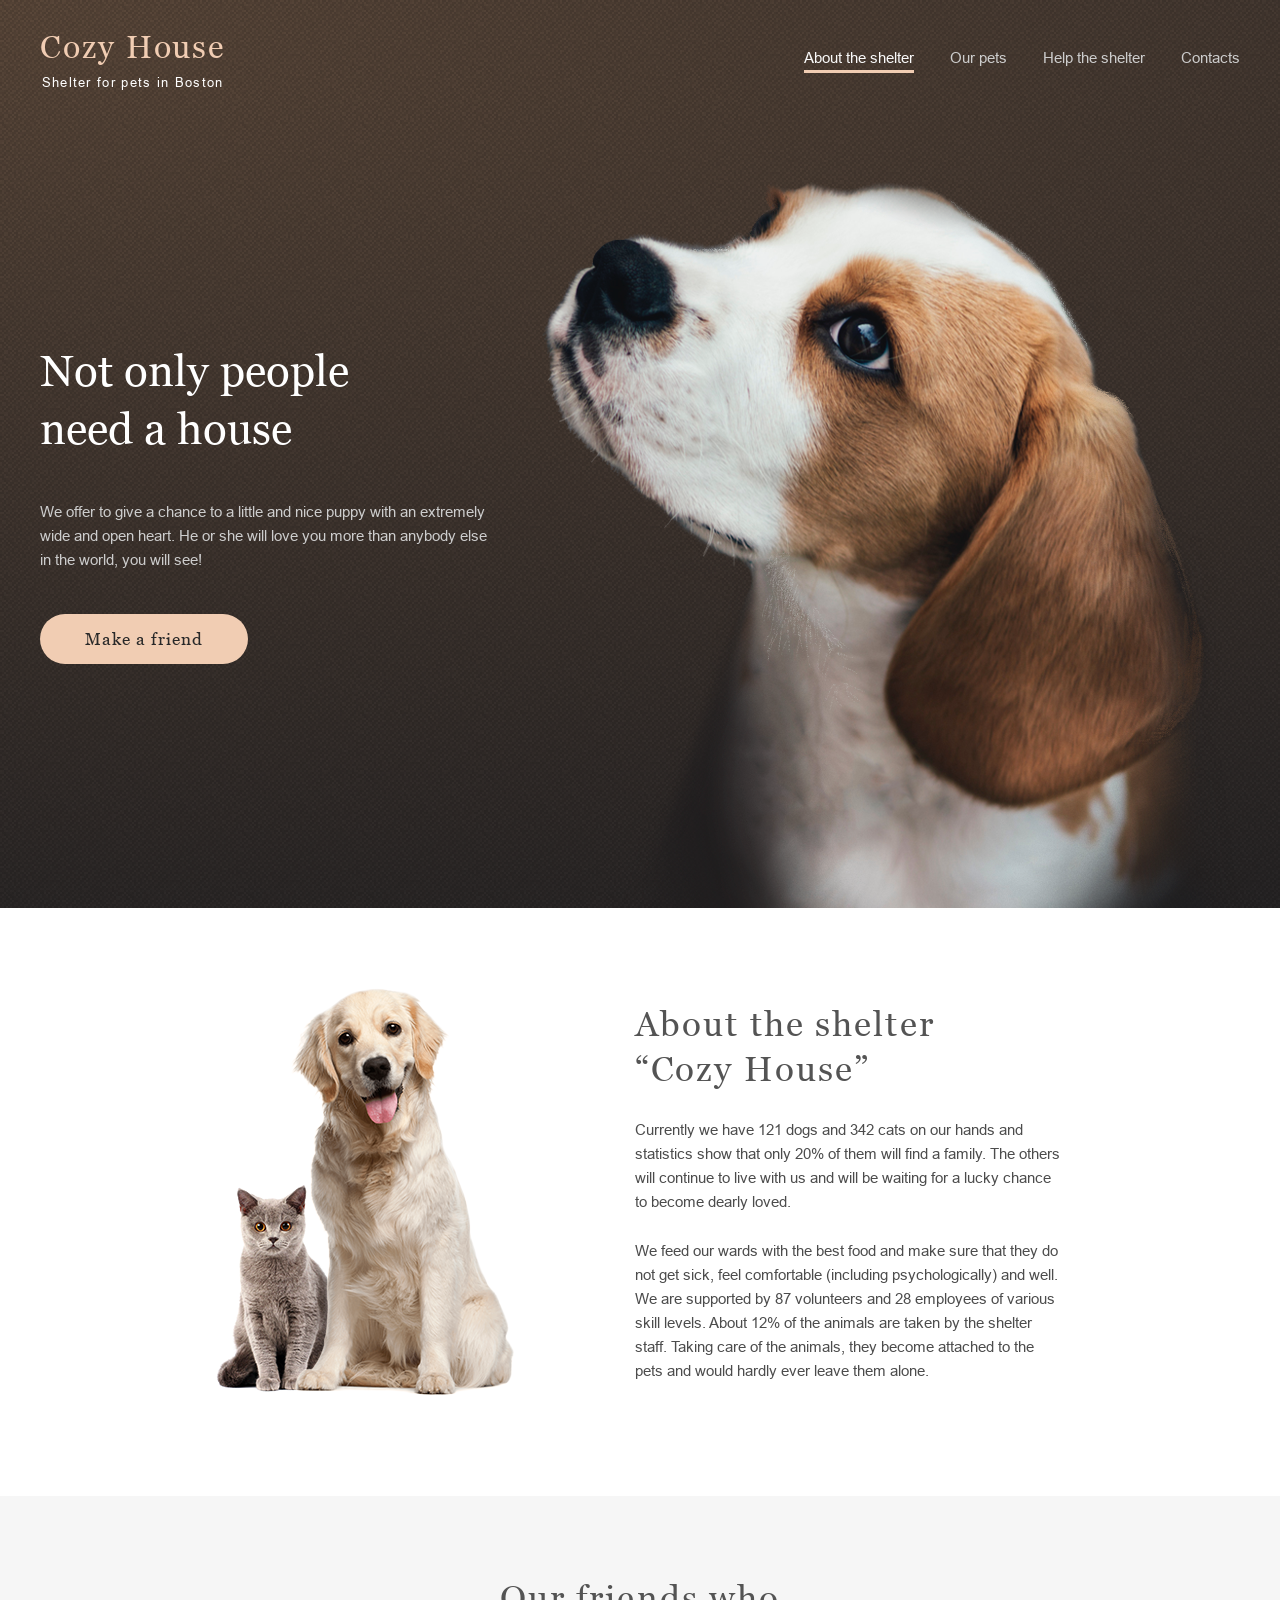
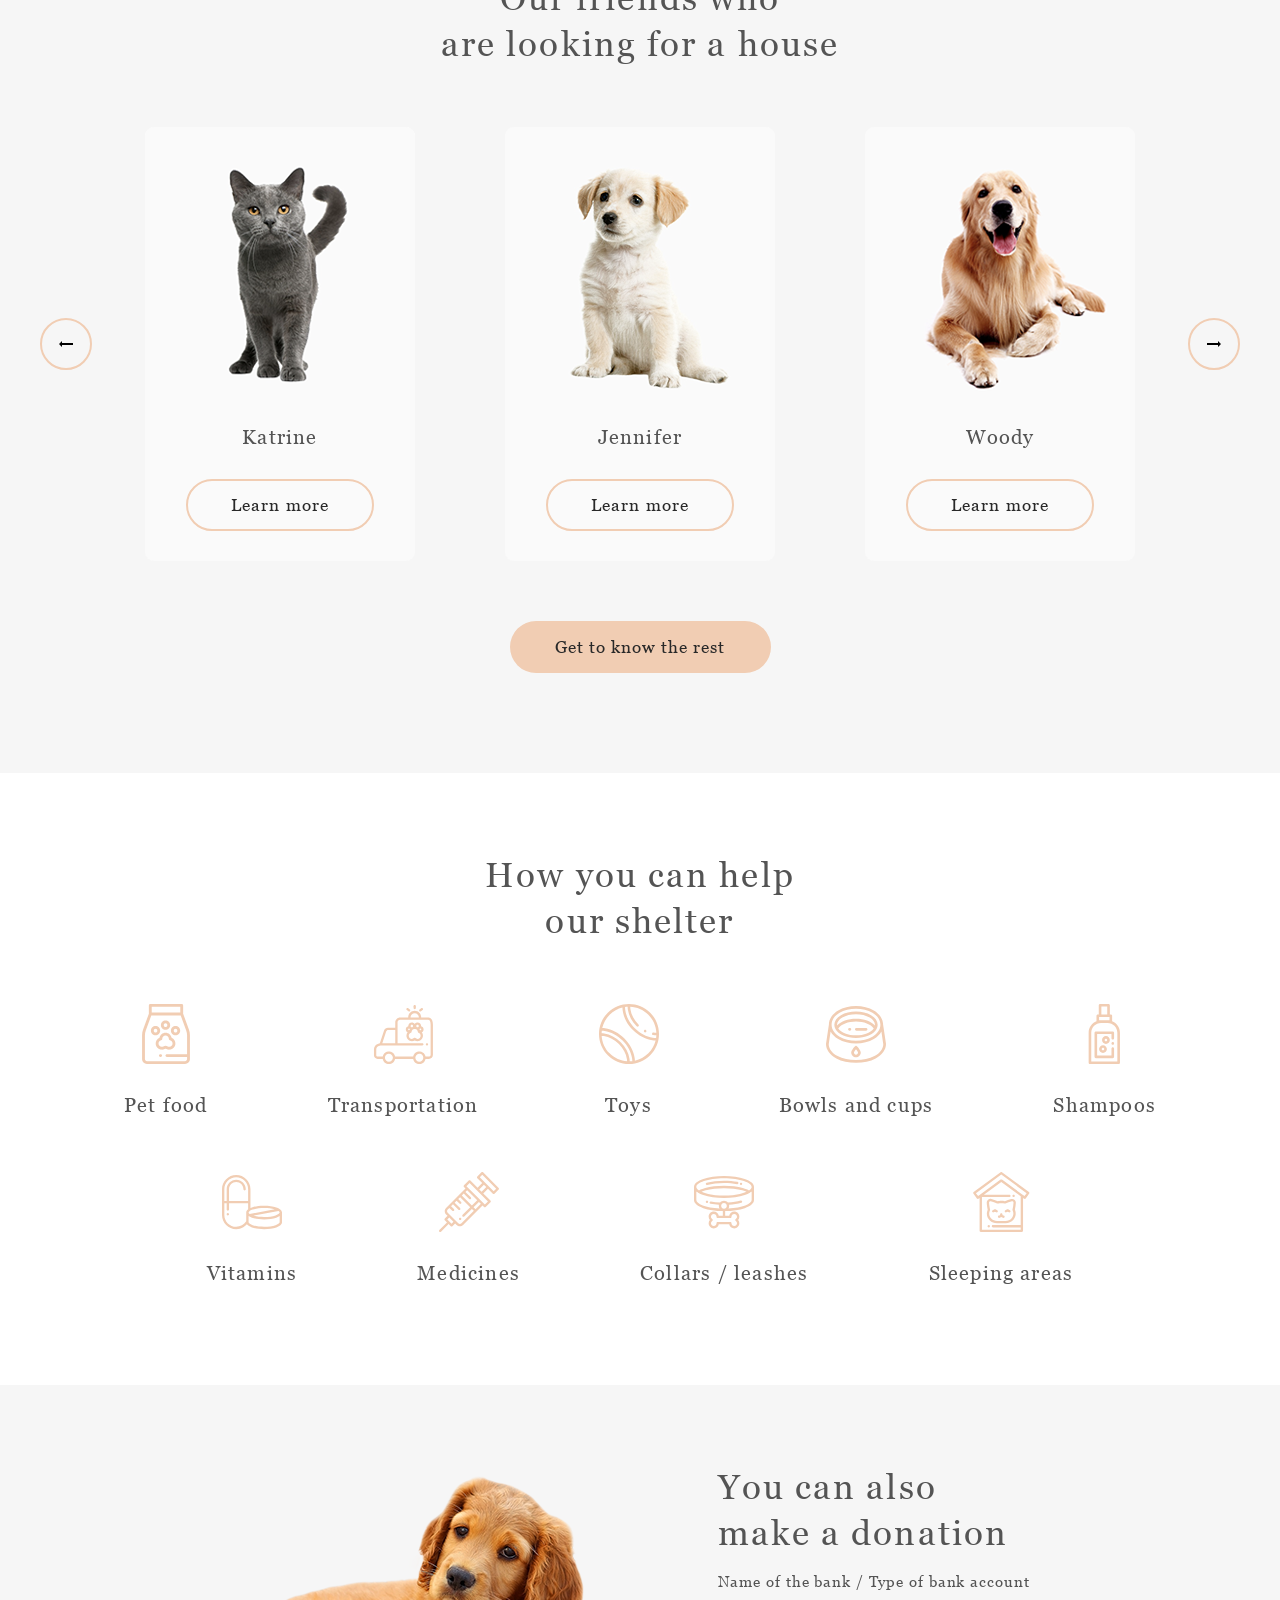
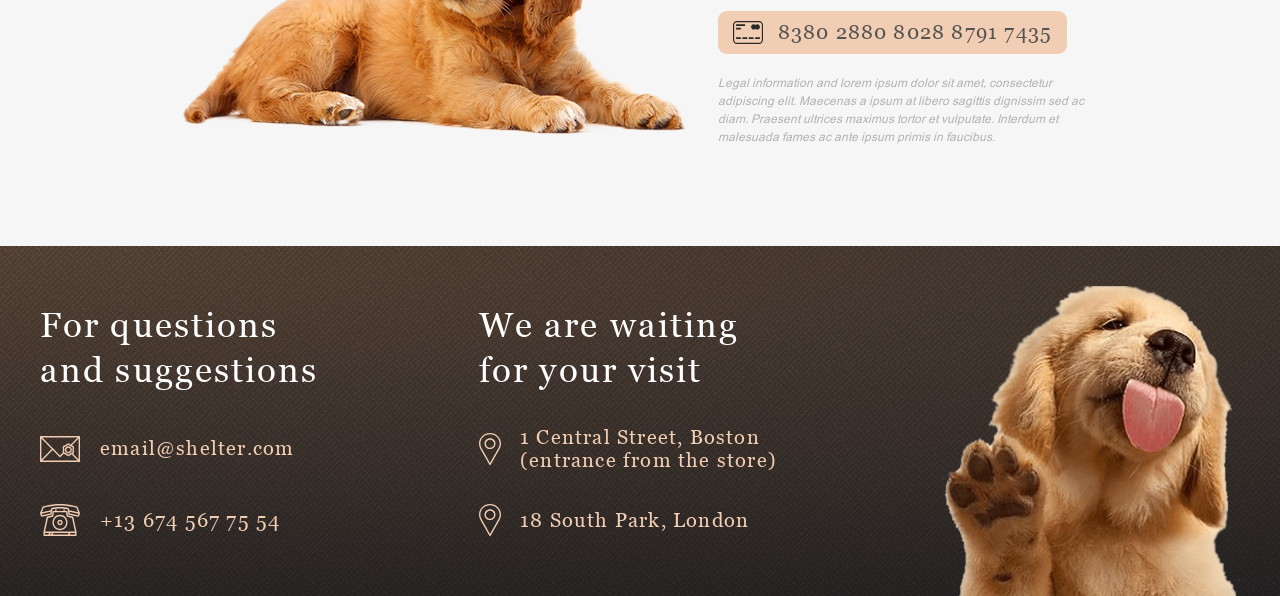
<file: index.html>
<!DOCTYPE html>
<html lang="en">

<head>
  <meta charset="UTF-8">
  <meta name="viewport" content="width=device-width, initial-scale=1.0">
  <title>Shelter</title>
  <link rel="icon" type="image/x-icon" href="./favicon.ico">
  <link rel="icon" type="image/png" sizes="32x32" href="./assets/img/favicon-32x32.png">
  <link rel="icon" type="image/png" sizes="16x16" href="./assets/img/favicon-16x16.png">
  <link rel="stylesheet" href="./assets/style.css">
</head>

<body>
  <div class="start">
    <div class="container">
      <header class="header">
        <div class="header__logo">
          <h1>
            <a class="header__title">Cozy House</a>
            <span class="header__subtitle">Shelter for pets in Boston</span>
          </h1>
        </div>
        <div class="header__nav nav">
          <ul class="nav__list list-reset">
            <li class="nav__item">
              <a class="nav__item-link active">About the shelter</a>
            </li>
            <li class="nav__item">
              <a href="pets.html" class="nav__item-link">Our pets</a>
            </li>
            <li class="nav__item">
              <a href="#help" class="nav__item-link">Help the shelter</a>
            </li>
            <li class="nav__item">
              <a href="#contacts" class="nav__item-link">Contacts</a>
            </li>
          </ul>
        </div>
      </header>
      <div class="start__intro">
        <div class="start__text">
          <h2 class="start__title">Not only people need a house</h2>
          <p class="start__descr">We offer to give a chance to a little and nice puppy with an extremely wide and open
            heart. He or she will love you more than anybody else in the world, you will see!</p>
          <a href="#pets" class="start__link">Make a friend</a>
        </div>
        <div class="start__image">
          <img src="./assets/img/start-screen-puppy.png" width="698" height="728" alt="Puppy.">
        </div>
      </div>
    </div>
  </div>

  <main class="main">
    <section class="about">
      <div class="container">
        <div class="about__image">
          <img src="./assets/img/about-pets.png" width="300" height="408" alt="Cat and dog.">
        </div>
        <div class="about__text">
          <h3 class="about__title title">About the shelter “Cozy House”</h3>
          <p class="about__descr">Currently we have 121 dogs and 342 cats on our hands and statistics show that only 20%
            of them will find a family. The others will continue to live with us and will be waiting for a lucky chance
            to become dearly loved.</p>
          <p class="about__descr">We feed our wards with the best food and make sure that they do not get sick, feel
            comfortable (including psychologically) and well. We are supported by 87 volunteers and 28 employees of
            various skill levels. About 12% of the animals are taken by the shelter staff. Taking care of the animals,
            they become attached to the pets and would hardly ever leave them alone.</p>
        </div>
      </div>
    </section>
    <section class="pets" id="pets">
      <div class="container">
        <h3 class="pets__title title">Our friends who are&nbsp;looking for a house</h3>
        <div class="pets__slider slider">
          <ul class="pets__list list-reset">
            <li class="pets__item slide">
              <div class="pets__content">
                <div class="pets__image">
                  <img src="./assets/img/pets-katrine.png" width="270" height="270" alt="Photo of a cat.">
                </div>
                <p class="pets__name">Katrine</p>
                <button type="button" class="pets__more-btn">Learn more</button>
              </div>
            </li>
            <li class="pets__item slide">
              <div class="pets__content">
                <div class="pets__image">
                  <img src="./assets/img/pets-jennifer.png" width="270" height="270" alt="Photo of a puppy.">
                </div>
                <p class="pets__name">Jennifer</p>
                <button type="button" class="pets__more-btn">Learn more</button>
              </div>
            </li>
            <li class="pets__item slide">
              <div class="pets__content">
                <div class="pets__image">
                  <img src="./assets/img/pets-woody.png" width="270" height="270" alt="Photo of a dog.">
                </div>
                <p class="pets__name">Woody</p>
                <button type="button" class="pets__more-btn">Learn more</button>
              </div>
            </li>
          </ul>
          <div class="slider__buttons">
            <button type="button" class="slider__btn slider__btn--prev">
              <svg width="14" height="6" viewBox="0 0 14 6" fill="none" xmlns="http://www.w3.org/2000/svg">
                <path d="M14 2V4H3V6L0 3L3 0V2H14Z" fill="currentColor" />
              </svg>
            </button>
            <button type="button" class="slider__btn slider__btn--next">
              <svg width="14" height="6" viewBox="0 0 14 6" fill="none" xmlns="http://www.w3.org/2000/svg">
                <path d="M14 2V4H3V6L0 3L3 0V2H14Z" fill="currentColor" />
              </svg>
            </button>
          </div>
        </div>
        <a class="pets__link" href="pets.html">Get to know the rest</a>
      </div>
    </section>
    <section class="help" id="help">
      <div class="container">
        <h3 class="help__title title">How you can&nbsp;help our shelter</h3>
        <ul class="help__list list-reset">
          <li class="help__item">
            <div class="help__image">
              <img src="./assets/img/svg/icon-pet-food.svg" width="60" height="60" alt="">
            </div>
            <p class="help__text">Pet food</p>
          </li>
          <li class="help__item">
            <div class="help__image">
              <img src="./assets/img/svg/icon-transportation.svg" width="60" height="60" alt="">
            </div>
            <p class="help__text">Transportation</p>
          </li>
          <li class="help__item">
            <div class="help__image">
              <img src="./assets/img/svg/icon-toys.svg" width="60" height="60" alt="">
            </div>
            <p class="help__text">Toys</p>
          </li>
          <li class="help__item">
            <div class="help__image">
              <img src="./assets/img/svg/icon-bowls-and-cups.svg" width="60" height="60" alt="">
            </div>
            <p class="help__text">Bowls and cups</p>
          </li>
          <li class="help__item">
            <div class="help__image">
              <img src="./assets/img/svg/icon-shampoos.svg" width="60" height="60" alt="">
            </div>
            <p class="help__text">Shampoos</p>
          </li>
          <li class="help__item">
            <div class="help__image">
              <img src="./assets/img/svg/icon-vitamins.svg" width="60" height="60" alt="">
            </div>
            <p class="help__text">Vitamins</p>
          </li>
          <li class="help__item">
            <div class="help__image">
              <img src="./assets/img/svg/icon-medicines.svg" width="60" height="60" alt="">
            </div>
            <p class="help__text">Medicines</p>
          </li>
          <li class="help__item">
            <div class="help__image">
              <img src="./assets/img/svg/icon-collars-leashes.svg" width="60" height="60" alt="">
            </div>
            <p class="help__text">Collars / leashes</p>
          </li>
          <li class="help__item">
            <div class="help__image">
              <img src="./assets/img/svg/icon-sleeping-area.svg" width="60" height="60" alt="">
            </div>
            <p class="help__text">Sleeping areas</p>
          </li>
        </ul>
      </div>
    </section>
    <section class="donation">
      <div class="container">
        <div class="donation__image">
          <img src="./assets/img/donation-dog.png" width="505" height="261" alt="Photo of a puppy.">
        </div>
        <div class="donation__content">
          <h3 class="donation__title title">You can also make a donation</h3>
          <p class="donation__subtitle">Name of the bank / Type of bank account</p>
          <a class="donation__card">8380 2880 8028 8791 7435</a>
          <p class="donation__text">Legal information and lorem ipsum dolor sit amet, consectetur adipiscing elit.
            Maecenas a ipsum at libero sagittis dignissim sed ac diam. Praesent ultrices maximus tortor et vulputate.
            Interdum et malesuada fames ac ante ipsum primis in faucibus.</p>
        </div>
      </div>
    </section>
  </main>
  
  <footer class="footer" id="contacts">
    <div class="container">
      <div class="footer__contacts footer__contacts--links">
        <h3 class="footer__title title">For questions and suggestions</h3>
        <a class="footer__link footer__link--email" href="mailto:email@shelter.com">email@shelter.com</a>
        <a class="footer__link footer__link--tel" href="tel:+136745677554">+13 674 567 75 54</a>
      </div>
      <div class="footer__contacts footer__contacts--address">
        <h3 class="footer__title title">We are waiting for your visit</h3>
        <a href="https://maps.app.goo.gl/qX1zr4HtkAeoVrPU6" class="footer__link footer__link--address-1" target="_blank">1 Central Street, Boston (entrance from the
          store)</a>
        <a href="https://maps.app.goo.gl/sHYLRVrTD3PkYjq18" class="footer__link footer__link--address-2" target="_blank">18 South Park, London</a>
      </div>
      <div class="footer__image">
        <img src="./assets/img/footer-puppy.png" width="300" height="310" alt="Puppy.">
      </div>
    </div>
  </footer>

  <script src="./assets/script.js"></script>
</body>

</html>
</file>
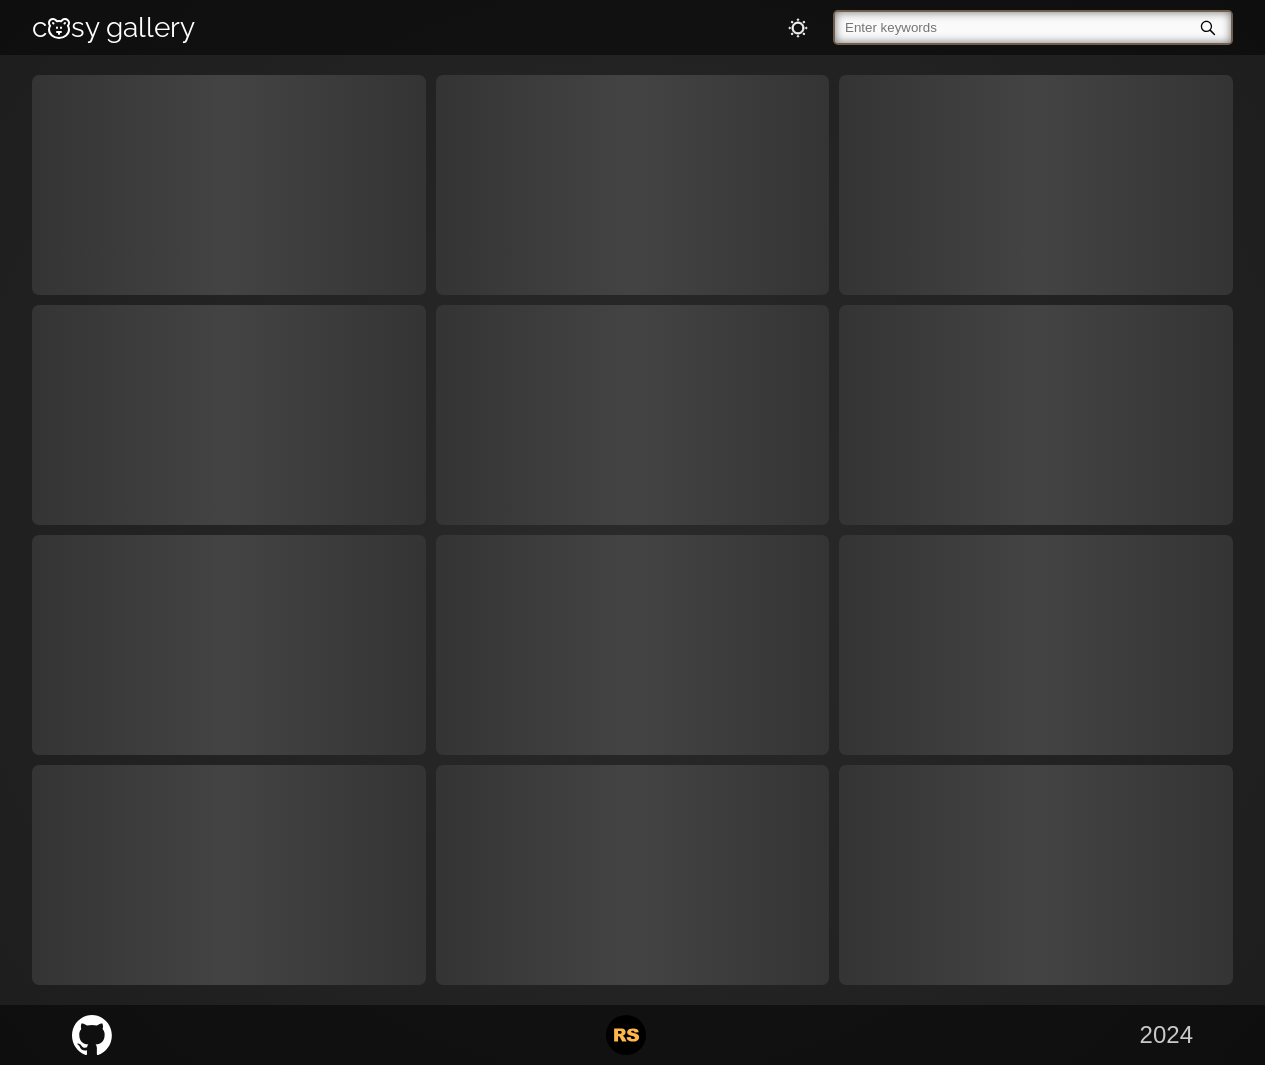
<file: image-gallery/index.html>
<!DOCTYPE html>
<html lang="en">

<head>
  <meta charset="UTF-8">
  <meta name="viewport" content="width=device-width, initial-scale=1.0">
  <title>Cosy Gallery</title>
  <meta property="og:type" content="website">
  <meta property="og:title" content="My Gallery">
  <meta property="og:description" content="Discover my photo gallery with tags searching">
  <meta property="og:url" content="https://rolling-scopes-school.github.io/milarut-JSFEPRESCHOOL2024Q2/image-gallery/">
  <meta property="og:image"
    content="https://rolling-scopes-school.github.io/milarut-JSFEPRESCHOOL2024Q2/image-gallery/img/screenshot.png">
  <meta property="og:site_name" content="Cosy Gallery">
  <link rel="preconnect" href="https://fonts.googleapis.com">
  <link rel="preconnect" href="https://fonts.gstatic.com" crossorigin>
  <link href="https://fonts.googleapis.com/css2?family=Raleway:ital,wght@0,100..900;1,100..900&display=swap"
    rel="stylesheet">
  <link rel="shortcut icon" href="./favicon.ico" type="image/x-icon">
  <link rel="stylesheet" href="./style.css">
</head>

<body>
  <div class="hover-effect"></div>
  <div class="wrapper">
    <header class="header">
      <div class="container">
        <div class="header__heading">
          <p>c
            <svg width="24" height="24" viewBox="0 0 24 24" fill="none" xmlns="http://www.w3.org/2000/svg">
              <path
                d="M6.00001 6.99999L6.50001 7.49999M18 6.99999L17.5 7.49999M10 12V11.5M14 12V11.5M14 16H10M12 16V18M20.8 4.19999C19.2 2.59999 16.7 2.59999 15.1 4.19999L14.1 5.19999C12.7085 4.98251 11.2916 4.98251 9.90001 5.19999L8.90001 4.19999C8.16404 3.43086 7.15267 2.9856 6.0884 2.96216C5.02413 2.93871 3.99414 3.33901 3.22501 4.07499C2.45588 4.81096 2.01062 5.82233 1.98718 6.8866C1.96374 7.95087 2.36404 8.98086 3.10001 9.74999C2.38478 10.8702 2.00324 12.1709 2.00001 13.5C2.00001 18.2 6.50001 22 12 22C17.5 22 22 18.2 22 13.5C22.0063 12.1539 21.6244 10.8345 20.9 9.69999C22.4 8.09999 22.4 5.69999 20.8 4.19999Z"
                stroke="currentColor" stroke-width="2" stroke-linecap="round" stroke-linejoin="round" />
            </svg>
            sy gallery
          </p>
          <label class="header__theme-switcher">
            <input type="checkbox" name="theme-switcher" id="theme-switcher">
            <span class="moon">
              <svg width="22" height="22" viewBox="0 0 22 22" fill="none" xmlns="http://www.w3.org/2000/svg">
                <path
                  d="M11.4599 21.7501C11.2899 21.7501 11.1199 21.7501 10.9499 21.7401C5.34995 21.4901 0.669948 16.9801 0.279948 11.4801C-0.0600516 6.76011 2.66995 2.35011 7.06995 0.500114C8.31995 -0.0198852 8.97995 0.380114 9.25995 0.670114C9.53995 0.950114 9.92995 1.60011 9.40995 2.79011C8.94995 3.85011 8.71995 4.98011 8.72995 6.14011C8.74995 10.5701 12.4299 14.3301 16.9199 14.5101C17.5699 14.5401 18.2099 14.4901 18.8299 14.3801C20.1499 14.1401 20.6999 14.6701 20.9099 15.0101C21.1199 15.3501 21.3599 16.0801 20.5599 17.1601C18.4399 20.0601 15.0699 21.7501 11.4599 21.7501ZM1.76995 11.3701C2.10995 16.1301 6.16995 20.0301 11.0099 20.2401C14.2999 20.4001 17.4199 18.9001 19.3399 16.2801C19.4899 16.0701 19.5599 15.9201 19.5899 15.8401C19.4999 15.8301 19.3399 15.8201 19.0899 15.8701C18.3599 16.0001 17.5999 16.0501 16.8499 16.0201C11.5699 15.8101 7.24995 11.3801 7.21995 6.16011C7.21995 4.78011 7.48995 3.45011 8.03995 2.20011C8.13995 1.98011 8.15995 1.83011 8.16995 1.75011C8.07995 1.75011 7.91995 1.77011 7.65995 1.88011C3.84995 3.48011 1.48995 7.30011 1.76995 11.3701Z"
                  fill="#1D1D1D" />
              </svg>
            </span>
            <span class="sun">
              <svg width="24" height="24" viewBox="0 0 24 24" fill="none" xmlns="http://www.w3.org/2000/svg">
                <path
                  d="M12 19.25C8 19.25 4.75 16 4.75 12C4.75 8 8 4.75 12 4.75C16 4.75 19.25 8 19.25 12C19.25 16 16 19.25 12 19.25ZM12 6.25C8.83 6.25 6.25 8.83 6.25 12C6.25 15.17 8.83 17.75 12 17.75C15.17 17.75 17.75 15.17 17.75 12C17.75 8.83 15.17 6.25 12 6.25Z"
                  fill="#FAFAFA" />
                <path
                  d="M12 22.96C11.45 22.96 11 22.55 11 22V21.92C11 21.37 11.45 20.92 12 20.92C12.55 20.92 13 21.37 13 21.92C13 22.47 12.55 22.96 12 22.96ZM19.14 20.14C18.88 20.14 18.63 20.04 18.43 19.85L18.3 19.72C17.91 19.33 17.91 18.7 18.3 18.31C18.69 17.92 19.32 17.92 19.71 18.31L19.84 18.44C20.23 18.83 20.23 19.46 19.84 19.85C19.65 20.04 19.4 20.14 19.14 20.14ZM4.86 20.14C4.6 20.14 4.35 20.04 4.15 19.85C3.76 19.46 3.76 18.83 4.15 18.44L4.28 18.31C4.67 17.92 5.3 17.92 5.69 18.31C6.08 18.7 6.08 19.33 5.69 19.72L5.56 19.85C5.37 20.04 5.11 20.14 4.86 20.14ZM22 13H21.92C21.37 13 20.92 12.55 20.92 12C20.92 11.45 21.37 11 21.92 11C22.47 11 22.96 11.45 22.96 12C22.96 12.55 22.55 13 22 13ZM2.08 13H2C1.45 13 1 12.55 1 12C1 11.45 1.45 11 2 11C2.55 11 3.04 11.45 3.04 12C3.04 12.55 2.63 13 2.08 13ZM19.01 5.99C18.75 5.99 18.5 5.89 18.3 5.7C17.91 5.31 17.91 4.68 18.3 4.29L18.43 4.16C18.82 3.77 19.45 3.77 19.84 4.16C20.23 4.55 20.23 5.18 19.84 5.57L19.71 5.7C19.52 5.89 19.27 5.99 19.01 5.99ZM4.99 5.99C4.73 5.99 4.48 5.89 4.28 5.7L4.15 5.56C3.76 5.17 3.76 4.54 4.15 4.15C4.54 3.76 5.17 3.76 5.56 4.15L5.69 4.28C6.08 4.67 6.08 5.3 5.69 5.69C5.5 5.89 5.24 5.99 4.99 5.99ZM12 3.04C11.45 3.04 11 2.63 11 2.08V2C11 1.45 11.45 1 12 1C12.55 1 13 1.45 13 2C13 2.55 12.55 3.04 12 3.04Z"
                  fill="#FAFAFA" />
              </svg>
            </span>
          </label>
        </div>
        <div class="header__search">
          <form class="form">
            <input type="text" id="search-input" placeholder="Enter keywords" autocomplete="off">
            <button class="header__reset-btn" type="reset" title="Reset" aria-label="Reset"></button>
            <button class="header__submit-btn" type="submit" id="search-button" title="Search" aria-label="Search">
            </button>
          </form>
        </div>
      </div>
    </header>
    <main class="main">
      <div class="container">
        <div class="loader">
          <div class="loader__item"></div>
          <div class="loader__item"></div>
          <div class="loader__item"></div>
          <div class="loader__item"></div>
          <div class="loader__item"></div>
          <div class="loader__item"></div>
          <div class="loader__item"></div>
          <div class="loader__item"></div>
          <div class="loader__item"></div>
          <div class="loader__item"></div>
          <div class="loader__item"></div>
          <div class="loader__item"></div>
        </div>
        <div class="gallery"></div>
        <button type="button" class="show-more">
          <span>Show more</span>
        </button>
        <span class="error-msg">Sorry, nothing was found for your request.</span>
      </div>
    </main>
    <footer class="footer">
      <div class="container">
        <ul class="footer__list">
          <li class="footer__item">
            <a href="https://github.com/MilaRut" class="footer__link">
              <img class="footer__img" src="./img/svg/github-white.svg" width="40" height="40" alt="GitHub.">
            </a>
          </li>
          <li class="footer__item">
            <a href="https://rs.school/courses/javascript-preschool-ru" class="footer__link">
              <div class="footer__img-wrapper">
                <img class="footer__img" src="./img/svg/rss-logo.svg" width="40" height="40" alt="RS School.">
              </div>
            </a>
          </li>
          <li class="footer__item">
            <p class="footer__date">2024</p>
          </li>
        </ul>
      </div>
    </footer>

    <div class="modal modal--preload">
      <div class="modal__wrapper">
        <div class="modal__overlay" data-close-modal></div>
        <div class="modal__content">
          <button class="modal__close-btn" type="button" aria-label="Закрыть окно." data-close-modal></button>
          <div class="modal__image"></div>
          <div class="modal__footer">
            <p class="modal__image-creds"></p>
            <p>♡ <span class="modal__likes"></span></p>
            <p class="modal__copyright">on <a href="https://unsplash.com/" target="_blank">Unsplash</a></p>
          </div>
          <div class="modal__controls">
            <button class="modal__control modal__control--prev">
              <svg width="24" height="24" viewBox="0 0 24 24" fill="none" xmlns="http://www.w3.org/2000/svg">
                <path
                  d="M15 20.67C14.81 20.67 14.62 20.6 14.47 20.45L7.95003 13.93C6.89003 12.87 6.89003 11.13 7.95003 10.07L14.47 3.55002C14.76 3.26002 15.24 3.26002 15.53 3.55002C15.82 3.84002 15.82 4.32002 15.53 4.61002L9.01003 11.13C8.53003 11.61 8.53003 12.39 9.01003 12.87L15.53 19.39C15.82 19.68 15.82 20.16 15.53 20.45C15.38 20.59 15.19 20.67 15 20.67Z"
                  fill="currentColor" />
              </svg>
            </button>
            <button class="modal__control modal__control--next">
              <svg width="24" height="24" viewBox="0 0 24 24" fill="none" xmlns="http://www.w3.org/2000/svg">
                <path
                  d="M8.9101 20.67C8.7201 20.67 8.5301 20.6 8.3801 20.45C8.0901 20.16 8.0901 19.68 8.3801 19.39L14.9001 12.87C15.3801 12.39 15.3801 11.61 14.9001 11.13L8.3801 4.61002C8.0901 4.32002 8.0901 3.84002 8.3801 3.55002C8.6701 3.26002 9.1501 3.26002 9.4401 3.55002L15.9601 10.07C16.4701 10.58 16.7601 11.27 16.7601 12C16.7601 12.73 16.4801 13.42 15.9601 13.93L9.4401 20.45C9.2901 20.59 9.1001 20.67 8.9101 20.67Z"
                  fill="currentColor" />
              </svg>
            </button>
          </div>
        </div>
      </div>
    </div>
  </div>


  <script src="./script.js"></script>
</body>

</html>
</file>
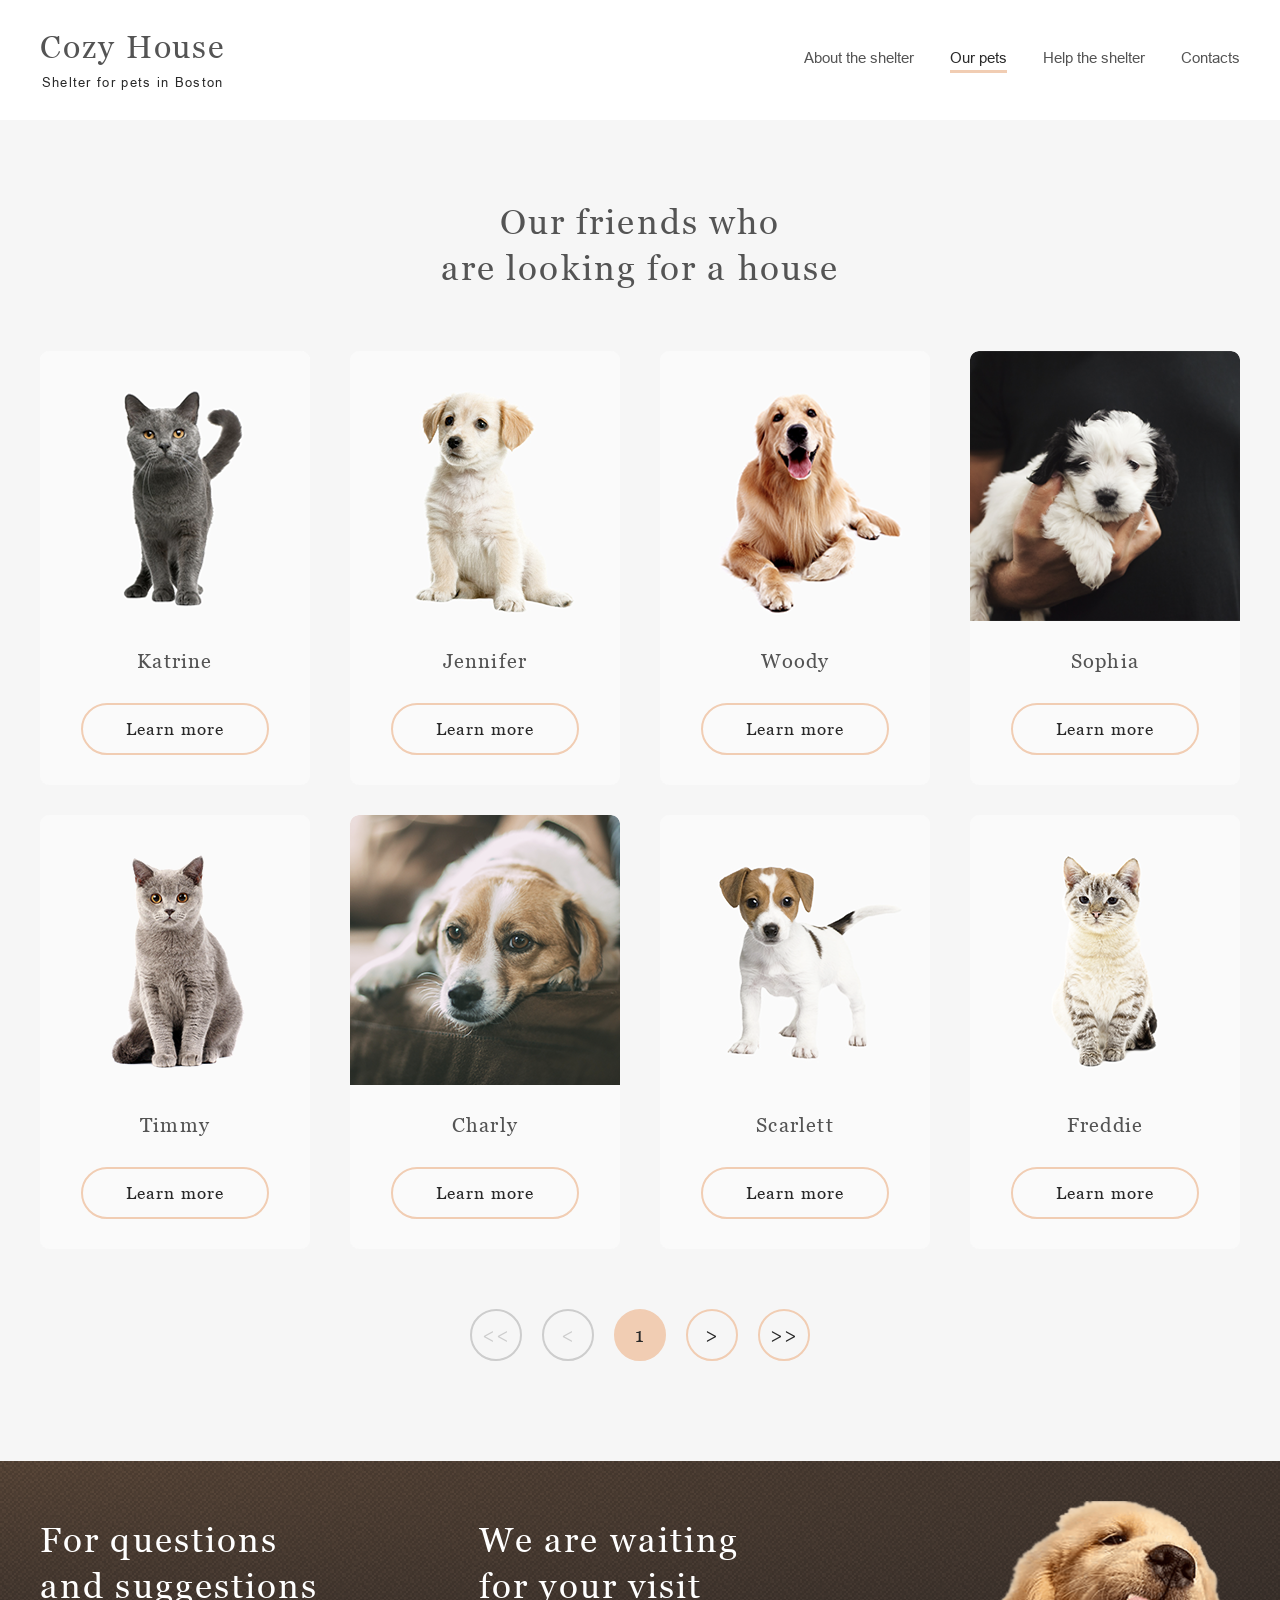
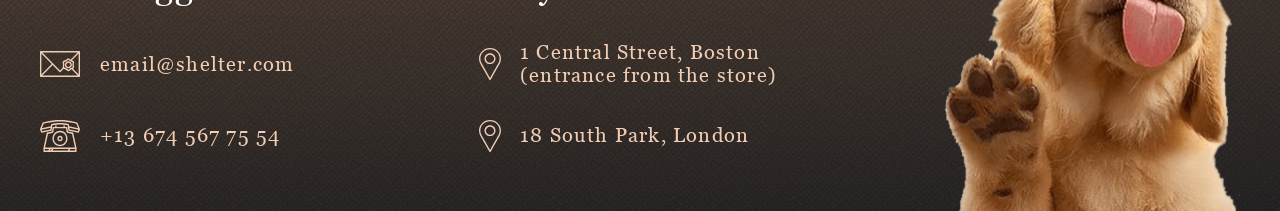
<file: pets.html>
<!DOCTYPE html>
<html lang="en">

<head>
  <meta charset="UTF-8">
  <meta name="viewport" content="width=device-width, initial-scale=1.0">
  <title>Shelter</title>
  <link rel="icon" type="image/x-icon" href="./favicon.ico">
  <link rel="icon" type="image/png" sizes="32x32" href="./assets/img/favicon-32x32.png">
  <link rel="icon" type="image/png" sizes="16x16" href="./assets/img/favicon-16x16.png">
  <link rel="stylesheet" href="./assets/style.css">
</head>

<body class="internal-page">
  <header class="header">
    <div class="container">
      <div class="header__logo">
        <h1>
          <a href="index.html" class="header__title">Cozy House</a>
          <span class="header__subtitle">Shelter for pets in Boston</span>
        </h1>
      </div>
      <div class="header__nav nav">
        <ul class="nav__list list-reset">
          <li class="nav__item">
            <a href="index.html" class="nav__item-link">About the shelter</a>
          </li>
          <li class="nav__item">
            <a class="nav__item-link active">Our pets</a>
          </li>
          <li class="nav__item">
            <a href="index.html#help" class="nav__item-link">Help the shelter</a>
          </li>
          <li class="nav__item">
            <a href="#contacts" class="nav__item-link">Contacts</a>
          </li>
        </ul>
      </div>
    </div>
  </header>
  <main class="main">
    <section class="pets">
      <div class="container">
        <h2 class="pets__title">Our friends who are&nbsp;looking for a house</h2>
        <ul class="pets__list list-reset">
          <li class="pets__item">
            <div class="pets__content">
              <div class="pets__image">
                <img src="./assets/img/pets-katrine.png" width="270" height="270" alt="Photo of a cat.">
              </div>
              <p class="pets__name">Katrine</p>
              <button type="button" class="pets__more-btn">Learn more</button>
            </div>
          </li>
          <li class="pets__item">
            <div class="pets__content">
              <div class="pets__image">
                <img src="./assets/img/pets-jennifer.png" width="270" height="270" alt="Photo of a puppy.">
              </div>
              <p class="pets__name">Jennifer</p>
              <button type="button" class="pets__more-btn">Learn more</button>
            </div>
          </li>
          <li class="pets__item">
            <div class="pets__content">
              <div class="pets__image">
                <img src="./assets/img/pets-woody.png" width="270" height="270" alt="Photo of a dog.">
              </div>
              <p class="pets__name">Woody</p>
              <button type="button" class="pets__more-btn">Learn more</button>
            </div>
          </li>
          <li class="pets__item">
            <div class="pets__content">
              <div class="pets__image">
                <img src="./assets/img/pets-sophia.png" width="270" height="270" alt="Photo of a dog.">
              </div>
              <p class="pets__name">Sophia</p>
              <button type="button" class="pets__more-btn">Learn more</button>
            </div>
          </li>
          <li class="pets__item">
            <div class="pets__content">
              <div class="pets__image">
                <img src="./assets/img/pets-timmy.png" width="270" height="270" alt="Photo of a dog.">
              </div>
              <p class="pets__name">Timmy</p>
              <button type="button" class="pets__more-btn">Learn more</button>
            </div>
          </li>
          <li class="pets__item">
            <div class="pets__content">
              <div class="pets__image">
                <img src="./assets/img/pets-charly.png" width="270" height="270" alt="Photo of a dog.">
              </div>
              <p class="pets__name">Charly</p>
              <button type="button" class="pets__more-btn">Learn more</button>
            </div>
          </li>
          <li class="pets__item">
            <div class="pets__content">
              <div class="pets__image">
                <img src="./assets/img/pets-scarlett.png" width="270" height="270" alt="Photo of a dog.">
              </div>
              <p class="pets__name">Scarlett</p>
              <button type="button" class="pets__more-btn">Learn more</button>
            </div>
          </li>
          <li class="pets__item">
            <div class="pets__content">
              <div class="pets__image">
                <img src="./assets/img/pets-freddie.png" width="270" height="270" alt="Photo of a dog.">
              </div>
              <p class="pets__name">Freddie</p>
              <button type="button" class="pets__more-btn">Learn more</button>
            </div>
          </li>
        </ul>
        <div class="pets__pagination pag">
          <a href="#" class="pag__link pag__link--first disabled">&#60;&#60;</a>
          <a href="#" class="pag__link pag__link--prev disabled">&#60;</a>
          <a href="#" class="pag__link pag__link--curr">1</a>
          <a href="#" class="pag__link pag__link--next">&#62;</a>
          <a href="#" class="pag__link pag__link--last">&#62;&#62;</a>
        </div>
      </div>
    </section>
  </main>

  <footer class="footer" id="contacts">
    <div class="container">
      <div class="footer__contacts footer__contacts--links">
        <h3 class="footer__title title">For questions and suggestions</h3>
        <a class="footer__link footer__link--email" href="mailto:email@shelter.com">email@shelter.com</a>
        <a class="footer__link footer__link--tel" href="tel:+136745677554">+13 674 567 75 54</a>
      </div>
      <div class="footer__contacts footer__contacts--address">
        <h3 class="footer__title title">We are waiting for your visit</h3>
        <a href="https://maps.app.goo.gl/qX1zr4HtkAeoVrPU6" class="footer__link footer__link--address-1" target="_blank">1 Central Street, Boston (entrance from the
          store)</a>
        <a href="https://maps.app.goo.gl/sHYLRVrTD3PkYjq18" class="footer__link footer__link--address-2" target="_blank">18 South Park, London</a>
      </div>
      <div class="footer__image">
        <img src="./assets/img/footer-puppy.png" width="300" height="310" alt="Puppy.">
      </div>
    </div>
  </footer>

  <script src="./assets/script.js"></script>
</body>

</html>
</file>
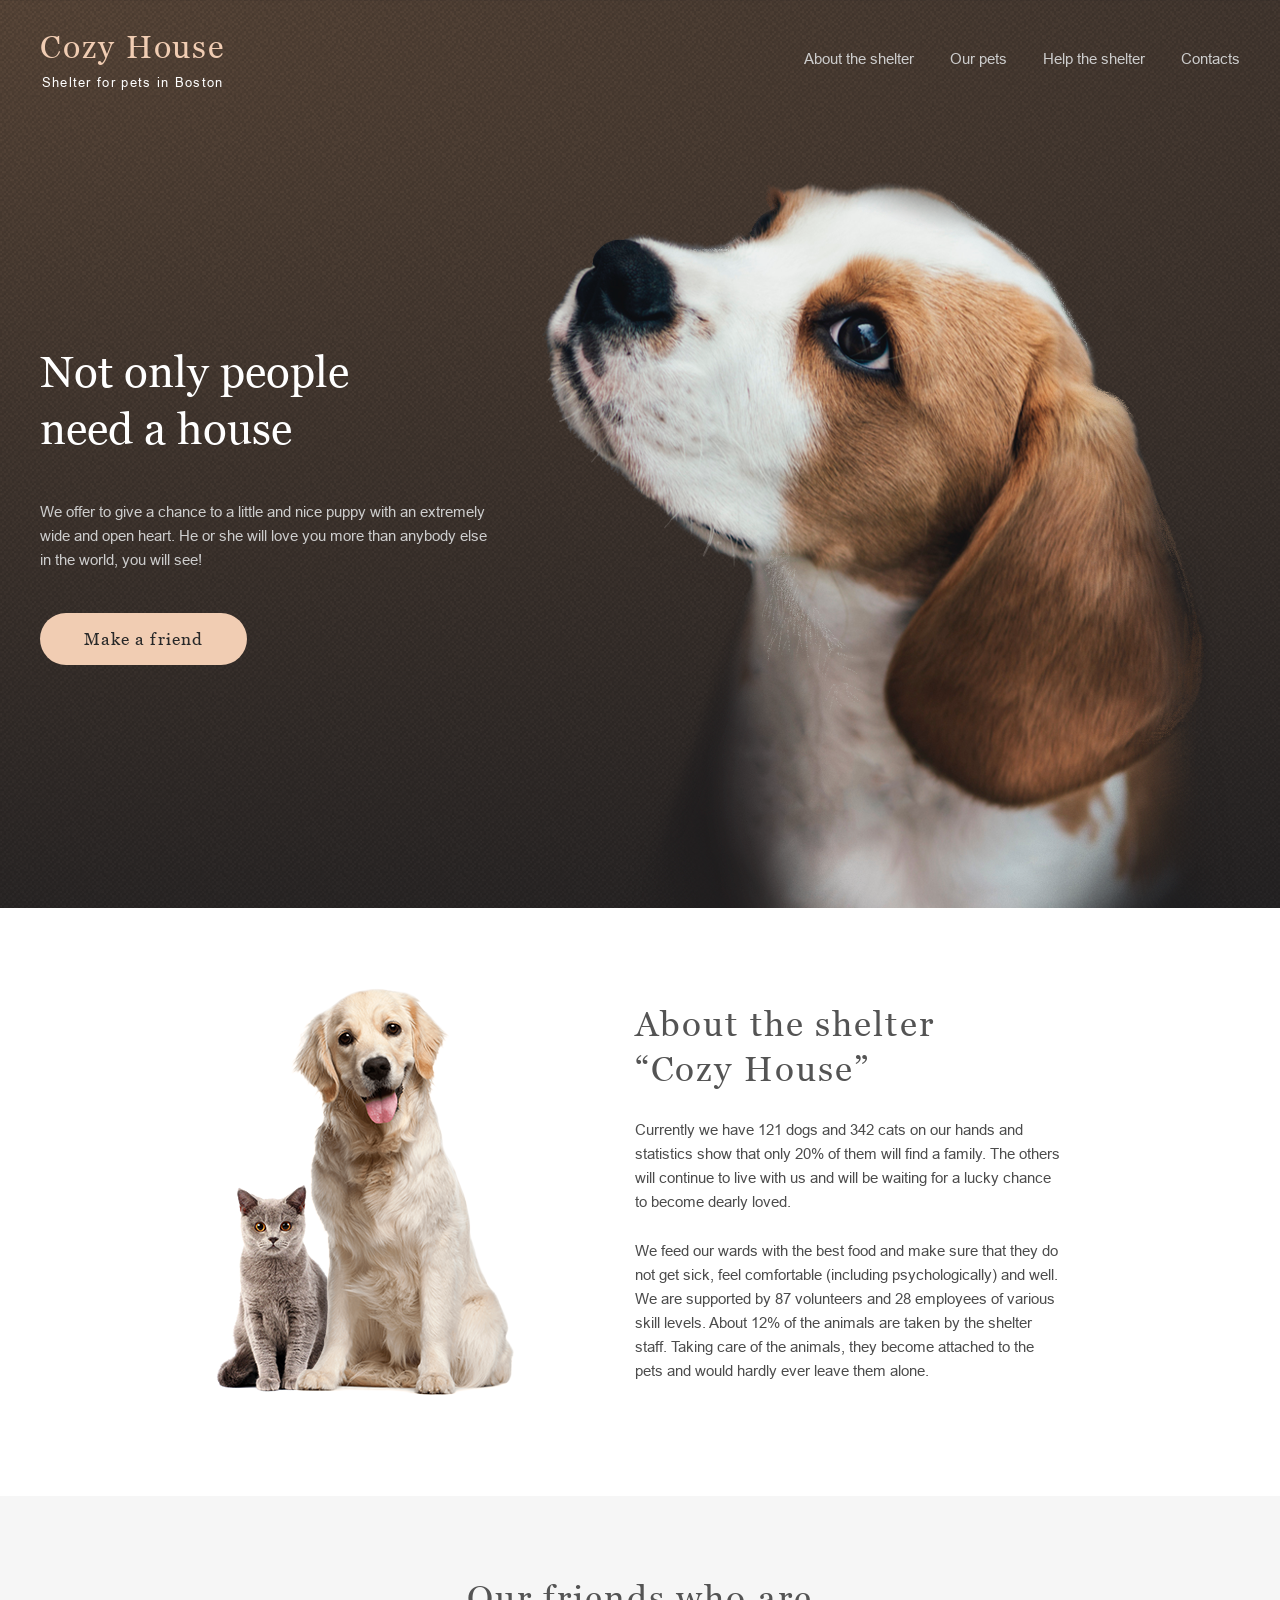
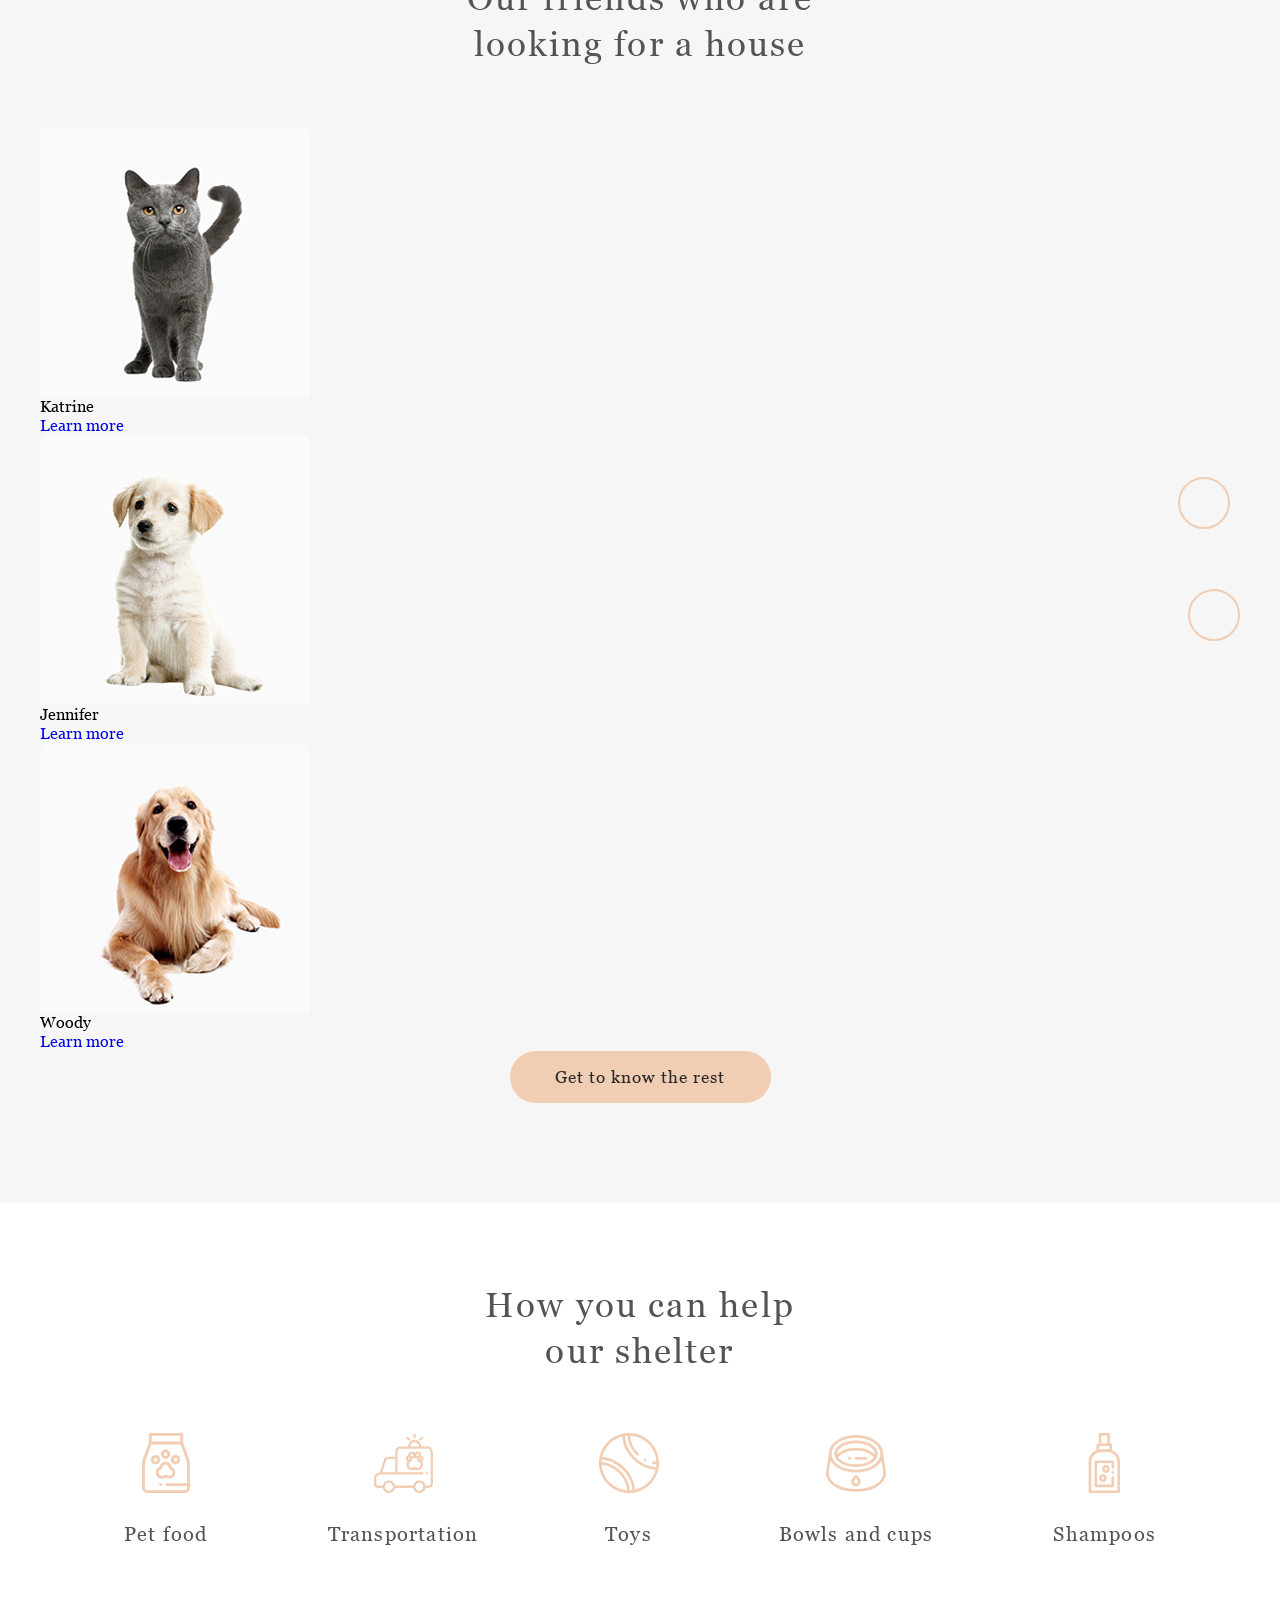
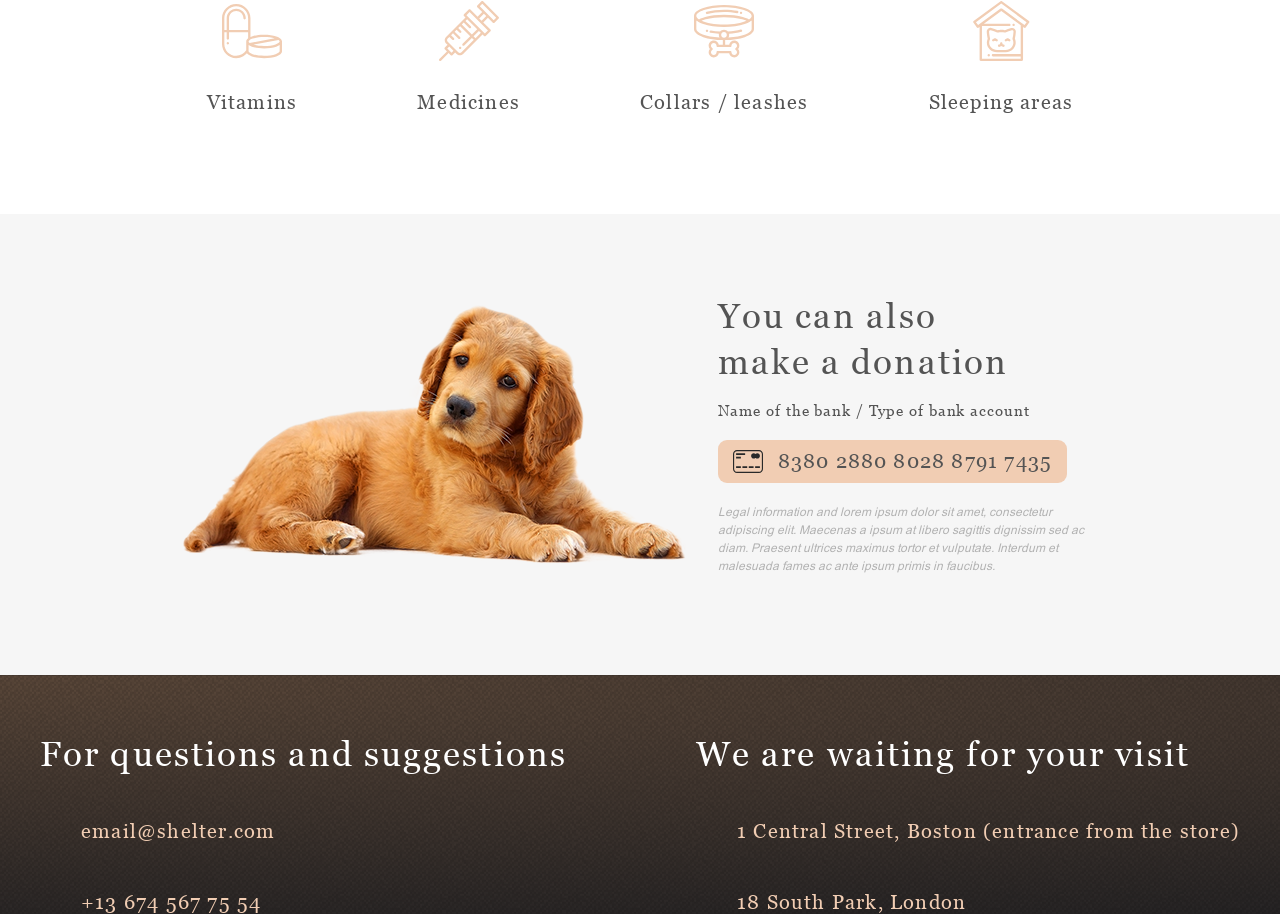
<file: shelter/main.html>
<!DOCTYPE html>
<html lang="en">

<head>
  <meta charset="UTF-8">
  <meta name="viewport" content="width=device-width, initial-scale=1.0">
  <title>Shelter</title>
  <link rel="stylesheet" href="./assets/style.css">
</head>

<body>
  <div class="start">
    <div class="container">
      <header class="header">
        <div class="header__logo">
          <h1>
            <span class="header__title">Cozy House</span>
            <span class="header__subtitle">Shelter for pets in Boston</span>
          </h1>
        </div>
        <div class="header__nav nav">
          <ul class="nav__list list-reset">
            <li class="nav__item active">
              <a href="#" class="nav__item-link">About the shelter</a>
            </li>
            <li class="nav__item">
              <a href="pets.html" class="nav__item-link">Our pets</a>
            </li>
            <li class="nav__item">
              <a href="#help" class="nav__item-link">Help the shelter</a>
            </li>
            <li class="nav__item">
              <a href="#contacts" class="nav__item-link">Contacts</a>
            </li>
          </ul>
        </div>
      </header>
      <div class="start__intro">
        <div class="start__text">
          <h2 class="start__title">Not only people need a house</h2>
          <p class="start__descr">We offer to give a chance to a little and nice puppy with an extremely wide and open
            heart. He or she will love you more than anybody else in the world, you will see!</p>
          <a href="#ourfriends" class="start__link">Make a friend</a>
        </div>
        <div class="start__image">
          <img src="./assets/img/start-screen-puppy.png" width="698" height="728" alt="Puppy.">
        </div>
      </div>
    </div>
  </div>

  <main class="main">
    <section class="about">
      <div class="container">
        <div class="about__image">
          <img src="./assets/img/about-pets.png" width="300" height="408" alt="Cat and dog.">
        </div>
        <div class="about__text">
          <h3 class="about__title title">About the shelter “Cozy House”</h3>
          <p class="about__descr">Currently we have 121 dogs and 342 cats on our hands and statistics show that only 20%
            of them will find a family. The others will continue to live with us and will be waiting for a lucky chance
            to become dearly loved.</p>
          <p class="about__descr">We feed our wards with the best food and make sure that they do not get sick, feel
            comfortable (including psychologically) and well. We are supported by 87 volunteers and 28 employees of
            various skill levels. About 12% of the animals are taken by the shelter staff. Taking care of the animals,
            they become attached to the pets and would hardly ever leave them alone.</p>
        </div>
      </div>
    </section>
    <section class="pets">
      <div class="container">
        <h3 class="pets__title title">Our friends who are looking for a house</h3>
        <div class="pets__slider slider">
          <ul class="slider__list list-reset">
            <li class="slider__item slide">
              <div class="slide__content">
                <div class="slide__image">
                  <img src="./assets/img/pets-katrine.png" width="270" height="270" alt="Photo of a cat.">
                </div>
                <p class="slider__name">Katrine</p>
                <a href="#">Learn more</a>
              </div>
            </li>
            <li class="slider__item slide">
              <div class="slide__content">
                <div class="slide__image">
                  <img src="./assets/img/pets-jennifer.png" width="270" height="270" alt="Photo of a puppy.">
                </div>
                <p class="slider__name">Jennifer</p>
                <a href="#">Learn more</a>
              </div>
            </li>
            <li class="slider__item slide">
              <div class="slide__content">
                <div class="slide__image">
                  <img src="./assets/img/pets-woody.png" width="270" height="270" alt="Photo of a dog.">
                </div>
                <p class="slider__name">Woody</p>
                <a href="#">Learn more</a>
              </div>
            </li>
          </ul>
          <div class="slider__buttons">
            <button type="button" class="slider__btn slider__btn--prev"></button>
            <button type="button" class="slider__btn slider__btn--next"></button>
          </div>
        </div>
        <a class="pets__link" href="pets.html">Get to know the rest</a>
      </div>
    </section>
    <section class="help" id="help">
      <div class="container">
        <h3 class="help__title title">How you can help our shelter</h3>
        <ul class="help__list list-reset">
          <li class="help__item">
            <div class="help__image">
              <img src="./assets/img/svg/icon-pet-food.svg" width="60" height="60" alt="">
            </div>
            <p class="help__text">Pet food</p>
          </li>
          <li class="help__item">
            <div class="help__image">
              <img src="./assets/img/svg/icon-transportation.svg" width="60" height="60" alt="">
            </div>
            <p class="help__text">Transportation</p>
          </li>
          <li class="help__item">
            <div class="help__image">
              <img src="./assets/img/svg/icon-toys.svg" width="60" height="60" alt="">
            </div>
            <p class="help__text">Toys</p>
          </li>
          <li class="help__item">
            <div class="help__image">
              <img src="./assets/img/svg/icon-bowls-and-cups.svg" width="60" height="60" alt="">
            </div>
            <p class="help__text">Bowls and cups</p>
          </li>
          <li class="help__item">
            <div class="help__image">
              <img src="./assets/img/svg/icon-shampoos.svg" width="60" height="60" alt="">
            </div>
            <p class="help__text">Shampoos</p>
          </li>
          <li class="help__item">
            <div class="help__image">
              <img src="./assets/img/svg/icon-vitamins.svg" width="60" height="60" alt="">
            </div>
            <p class="help__text">Vitamins</p>
          </li>
          <li class="help__item">
            <div class="help__image">
              <img src="./assets/img/svg/icon-medicines.svg" width="60" height="60" alt="">
            </div>
            <p class="help__text">Medicines</p>
          </li>
          <li class="help__item">
            <div class="help__image">
              <img src="./assets/img/svg/icon-collars-leashes.svg" width="60" height="60" alt="">
            </div>
            <p class="help__text">Collars / leashes</p>
          </li>
          <li class="help__item">
            <div class="help__image">
              <img src="./assets/img/svg/icon-sleeping-area.svg" width="60" height="60" alt="">
            </div>
            <p class="help__text">Sleeping areas</p>
          </li>
        </ul>
      </div>
    </section>
    <section class="donation">
      <div class="container">
        <div class="donation__image">
          <img src="./assets/img/donation-dog.png" width="505" height="261" alt="Photo of a puppy.">
        </div>
        <div class="donation__content">
          <h3 class="donation__title title">You can also make a donation</h3>
          <p class="donation__subtitle">Name of the bank / Type of bank account</p>
          <p class="donation__card">8380 2880 8028 8791 7435</p>
          <p class="donation__text">Legal information and lorem ipsum dolor sit amet, consectetur adipiscing elit.
            Maecenas a ipsum at libero sagittis dignissim sed ac diam. Praesent ultrices maximus tortor et vulputate.
            Interdum et malesuada fames ac ante ipsum primis in faucibus.</p>
        </div>
      </div>
    </section>
  </main>
  <footer class="footer" id="contacts">
    <div class="container">
      <div class="footer__contacts">
        <h3 class="footer__title title">For questions and suggestions</h3>
        <a class="footer__link" href="mailto:email@shelter.com">email@shelter.com</a>
        <a class="footer__link" href="tel:+136745677554">+13 674 567 75 54</a>
      </div>
      <div class="footer__contacts">
        <h3 class="footer__title title">We are waiting for your visit</h3>
        <a class="footer__link" href="#">1 Central Street, Boston (entrance from the store)</a>
        <a class="footer__link" href="#">18 South Park, London </a>
      </div>
    </div>
  </footer>

</body>

</html>
</file>
<file: assets/style.css>
@font-face {
  font-style: normal;
  font-weight: 400;
  font-family: "Georgia";
  font-display: swap;
  src: url("../assets/fonts/Georgia.woff2") format("woff2"), url("../assets/fonts/Georgia.woff2") format("woff");
}
@font-face {
  font-style: normal;
  font-weight: 400;
  font-family: "Arial";
  font-display: swap;
  src: url("../assets/fonts/ArialMT.woff2") format("woff2"), url("../assets/fonts/ArialMT.woff") format("woff");
}

:root {
  --color-primary: #f1cdb3;
  --color-primary-light: #fddcc4;
  --color-light-xl: #ffffff;
  --color-light-l: #f6f6f6;
  --color-light-s: #fafafa;
  --color-dark-s: #cdcdcd;
  --color-dark-m: #b2b2b2;
  --color-dark-l: #545454;
  --color-dark-xl: #4c4c4c;
  --color-dark-2xl: #444444;
  --color-dark-3xl: #292929;
  --start-screen-gradient-background: #211f20;
  --gradient: radial-gradient(237.5% 111.8% at 0% 0%, rgb(91, 72, 58) 0%, rgb(38, 36, 37) 100%);

  --font-family: Georgia, 'Times New Roman', Times, serif;
  --second-family: Arial, sans-serif;
  --h2: 44px/1.3 var(--font-family);
  --pagargaph-l: 15px/1.6 var(--second-family);

}

* {
  margin: 0;
  padding: 0;
  box-sizing: border-box;
}

a {
  text-decoration: none;
}

html {
  font-family: var(--font-family);
  scroll-behavior: smooth;
}

body {
  display: flex;
  flex-direction: column;
  min-height: 100vh;
}

header,
footer {
  flex-shrink: 0;
}

main {
  flex-grow: 1;
}

img {
  display: block;
  width: 100%;
  height: auto;
}

.container {
  max-width: 1280px;
  padding: 0 40px;
  margin: 0 auto;
}

.list-reset {
  margin: 0;
  padding: 0;
  list-style: none;
}

.title {
  font-family: var(--font-family);
  font-weight: 400;
  font-size: 35px;
  line-height: 130%;
  letter-spacing: 0.06em;
  color: var(--color-dark-l);
}

.start {
  background: url("../assets/img/noise_transparent@2x.png"), var(--gradient), var(--start-screen-gradient-background);
  padding: 30px 0 0;
}

.header {
  display: flex;
  align-items: center;
  justify-content: space-between;
}

.header__logo h1 {
  display: flex;
  flex-direction: column;
}

.header__title {
  font-family: var(--font-family);
  font-weight: 400;
  font-size: 32px;
  line-height: 110%;
  letter-spacing: 0.06em;
  color: var(--color-primary);
  margin-bottom: 10px;
  transition: opacity 0.3s ease-in;
}

.header__subtitle {
  font-family: var(--second-family);
  font-weight: 400;
  font-size: 13px;
  letter-spacing: 0.1em;
  color: var(--color-light-xl);
  text-align: center;
}

.nav__list {
  display: flex;
  padding-bottom: 2px;
}

.nav__item:not(:last-child) {
  margin-right: 36px;
}

.nav__item-link {
  display: block;
  font-family: var(--second-family);
  font-weight: 400;
  font-size: 15px;
  line-height: 160%;
  color: var(--color-dark-s);
  transition: color 0.3s ease-in;
}

.nav__item-link:hover {
  color: var(--color-light-s);
}

.nav__item-link.active {
  pointer-events: none;
}

.nav__item-link.active,
.nav__item-link:active {
  font-family: var(--second-family);
  font-weight: 400;
  font-size: 15px;
  line-height: 160%;
  color: var(--color-light-s);
  border-bottom: 3px solid var(--color-primary);
}

.start__intro {
  padding: 90px 0 0;
  display: flex;
  align-items: center;
  justify-content: space-between;
}

.start__text {
  max-width: 460px;
  padding-bottom: 95px;
}

.start__title {
  font: var(--h2);
  color: var(--color-light-xl);
  max-width: 310px;
  margin-bottom: 42px;
} 

.start__descr {
  font: var(--pagargaph-l);
  color: var(--color-dark-s);
  margin-bottom: 56px;
}

.start__link {
  border-radius: 100px;
  padding: 15px 45px;
  width: 207px;
  height: 52px;
  background-color: var(--color-primary);
  font-family: var(--font-family);
  color: var(--color-dark-3xl);
  font-weight: 400;
  font-size: 17px;
  line-height: 130%;
  letter-spacing: 0.06em;
  transition: background-color 0.3s ease-in;
}

.start__link:hover {
  background-color: var(--color-primary-light);
}

.start__image {
  width: 698px;
  height: 728px;
  object-fit: contain;
}

.about {
  padding: 80px 0 100px;
}

.about .container {
  display: flex;
  justify-content: center;
  align-items: center;
}

.about__image {
  margin-right: 120px;
}

.about__title {
  max-width: 370px;
  margin-bottom: 25px;
}

.about__text {
  max-width: 430px;
}

.about__descr {
  font-family: var(--second-family);
  font-weight: 400;
  font-size: 15px;
  line-height: 160%;
  color: var(--color-dark-xl);
}

.about__descr:not(:last-child) {
  margin-bottom: 25px;
}

.pets {
  background-color: var(--color-light-l);
  padding: 80px 40px 100px;
}

.pets__title {
  font-family: var(--font-family);
  font-weight: 400;
  font-size: 35px;
  line-height: 130%;
  letter-spacing: 0.06em;
  text-align: center;
  color: var(--color-dark-l);
  max-width: 400px;
  margin: 0 auto 60px;
}

.slider {
  position: relative;
}

.pets__list {
  display: flex;
  flex-wrap: wrap;
  justify-content: center;
  gap: 90px;
  margin-bottom: 60px;

}

.pets__item {
  background-color: var(--color-light-s);
  border-radius: 9px;
  overflow: hidden;
  transition: all 0.3s ease-in;
}

.pets__item:hover {
  background: var(--color-light-xl);
  box-shadow: 0px 2px 35px 14px rgba(13, 13, 13, 0.04);
  cursor: pointer;
}

.pets__item:hover .pets__more-btn {
  background-color: var(--color-primary-light);
  border-color: var(--color-primary-light);
}

.pets__content {
  display: flex;
  flex-direction: column;
  align-items: center;
}

.pets__image {
  width: 270px;
  height: 270px;
  overflow: hidden;
  margin-bottom: 29px;
}

.pets__image img {
  width: 100%;
  height: 100%;
  object-fit: cover;
}

.pets__name {
  font-family: var(--font-family);
  font-weight: 400;
  font-size: 20px;
  letter-spacing: 0.06em;
  text-align: center;
  color: var(--color-dark-l);
  margin-bottom: 31px;
}

.pets__more-btn {
  display: flex;
  justify-content: center;
  align-items: center;
  background-color: transparent;
  border: 2px solid var(--color-primary);
  border-radius: 100px;
  padding: 13px 43px;
  font-family: var(--font-family);
  font-weight: 400;
  font-size: 17px;
  line-height: 130%;
  letter-spacing: 0.06em;
  color: var(--color-dark-3xl);
  margin-bottom: 30px;
  cursor: pointer;
  transition: all 0.3s ease-in;
}

.pets__more-btn:hover {
  background-color: var(--color-primary-light);
  border-color: var(--color-primary-light);
}

.slider__buttons {
  position: absolute;
  width: 100%;
  height: 100%;
  top: 0;
  left: 0;
  pointer-events: none;
}

.slider__btn {
  position: absolute;
  display: flex;
  align-items: center;
  justify-content: center;
  width: 52px;
  height: 52px;
  background-color: transparent;
  border-radius: 50%;
  border: 2px solid var(--color-primary);
  top: 50%;
  cursor: pointer;
  pointer-events: all;
  transition: all 0.3s ease-in;
}

.slider__btn:hover {
  background-color: var(--color-primary-light);
  border-color: var(--color-primary-light);
}

.slider__btn.inactive {
  border: 2px solid var(--color-dark-s);
  pointer-events: none;
}

.slider__btn.inactive svg path{
  fill: var(--color-dark-s);
}

.slider__btn--prev {
  left: 50%;
  transform: translate(-600px, -50%);
}

.slider__btn--next {
  right: 50%;
  transform: translate(600px, -50%) rotate(180deg);
}

.pets__link {
  display: block;
  margin: 0 auto;
  border-radius: 100px;
  padding: 15px 25px;
  max-width: 261px;
  height: 52px;
  background-color: var(--color-primary);
  font-family: var(--font-family);
  font-weight: 400;
  font-size: 17px;
  line-height: 130%;
  letter-spacing: 0.06em;
  text-align: center;
  color: var(--color-dark-3xl);
  transition: background-color 0.3s ease-in;
}

.pets__link:hover {
  background-color: var(--color-primary-light);
}

.help {
  padding: 80px 0 100px;
}

.help__title {
  max-width: 310px;
  text-align: center;
  margin: 0 auto;
  margin-bottom: 60px;
}

.help__list {
  display: flex;
  justify-content: center;
  flex-wrap: wrap;
  gap: 55px 120px;
}

.help__item {
  display: flex;
  flex-direction: column;
  align-items: center;
}

.help__image {
  width: 60px;
  height: 60px;
  overflow: hidden;
  margin-bottom: 30px;
}

.help__image img {
  width: 100%;
  height: 100%;
  object-fit: contain;
}

.help__text {
  font-family: var(--font-family);
  font-weight: 400;
  font-size: 20px;
  line-height: 115%;
  letter-spacing: 0.06em;
  text-align: center;
  color: var(--color-dark-l);
}

.donation {
  background-color: var(--color-light-l);
  padding: 80px 0 100px;
}

.donation .container {
  display: flex;
  justify-content: center;
  align-items: center;
  gap: 30px;
}

.donation__image {
  height: 261px;
  width: 505px;
}

.donation__image img {
  width: 100%;
  height: 100%;
  object-fit: contain;
}

.donation__content {
  max-width: 380px;
}

.donation__title {
  max-width: 300px;
  margin-bottom: 18px;
}

.donation__subtitle {
  font-family: var(--font-family);
  font-weight: 400;
  font-size: 15px;
  line-height: 110%;
  letter-spacing: 0.06em;
  color: var(--color-dark-l);
  margin-bottom: 20px;
}

.donation__card {
  display: block;
  border-radius: 9px;
  padding: 10px;
  padding-left: 60px;
  width: 349px;
  height: 43px;
  background: var(--color-primary) url("./img/svg/credit-card.svg") 15px center no-repeat;
  font-family: var(--font-family);
  font-weight: 400;
  font-size: 20px;
  line-height: 115%;
  letter-spacing: 0.06em;
  color: var(--color-dark-l);
  margin-bottom: 20px;
}

.donation__text {
  font-family: var(--second-family);
  font-style: italic;
  font-weight: 400;
  font-size: 12px;
  line-height: 150%;
  color: var(--color-dark-m);
}


.footer {
  background: url("../assets/img/noise_transparent@2x.png"), var(--gradient), var(--start-screen-gradient-background);
  padding: 40px 0 0;
}

.footer .container {
  display: flex;
  gap: 160px;
}

.footer__contacts {
  height: 246px;
  display: flex;
  flex-direction: column;
  justify-content: space-between;
  padding-top: 17px;
}

.footer__contacts--links {
  max-width: 279px;
}

.footer__contacts--address {
  max-width: 302px;
}

.footer__title {
  color: var(--color-light-xl);
  margin-bottom: -5px;
}

.footer__links {
  display: flex;
  flex-direction: column;
}

.footer__link {
  position: relative;
  font-family: var(--font-family);
  font-weight: 400;
  font-size: 20px;
  line-height: 115%;
  letter-spacing: 0.06em;
  color: var(--color-primary);
  padding-left: 41px;
  transition: opacity 0.3s ease-in;
}

.footer__link:hover {
  opacity: 0.5;
}

.footer__contacts--links .footer__link {
  padding-left: 60px;
}

.footer__link::before {
  position: absolute;
  content: "";
  width: 40px;
  height: 32px;
  top: 50%;
  transform: translateY(-50%);
  left: 0;
}

.footer__link--email::before {
  background: url("./img/svg/icon-email.svg") center no-repeat;
}
.footer__link--tel::before {
  background: url("./img/svg/icon-phone.svg") center no-repeat;
}

.footer__link--address-1::before,
.footer__link--address-2::before {
  width: 22px;
  background: url("./img/svg/icon-marker.svg") center no-repeat;
}

.footer__image {
  width: 300px;
  height: 310px;
  overflow: hidden;
}

.footer__image img {
  width: 100%;
  height: 100%;
  object-fit: cover;
}

/* INTERNAL PAGES */

.internal-page .header {
  padding: 30px 0;
}

.internal-page .header__title:hover {
  opacity: 0.5;
}

.internal-page .header .container {
  display: flex;
  align-items: center;
  justify-content: space-between;
  width: 100%;  
}

.internal-page .header__title {
  color: var(--color-dark-l);
}

.internal-page .header__subtitle {
  color: var(--color-dark-3xl);
}

.internal-page .nav__item-link {
  color: var(--color-dark-l);
}

.internal-page .nav__item-link.active,
.internal-page .nav__item-link:hover  {
  color: var(--color-dark-3xl);
}

.internal-page .pets .container {
  padding: 0;
}

.internal-page .pets .pets__list {
  gap: 30px 40px;
}

.pag {
  display: flex;
  gap: 20px;
  justify-content: center;
}

.pag__link {
  display: flex;
  justify-content: center;
  align-items: center;
  width: 52px;
  height: 52px;
  border-radius: 50%;
  font-family: var(--font-family);
  font-weight: 400;
  font-size: 20px;
  line-height: 115%;
  letter-spacing: 0.06em;
  text-align: center;
  color: var(--color-dark-3xl);
  border: 2px solid var(--color-primary);
  transition: all 0.3s ease-in;
}

.pag__link:hover {
  background: var(--color-primary-light);
  border-color: var(--color-primary-light);
}

.pag__link.disabled {
  color: var(--color-dark-s);
  border: 2px solid var(--color-dark-s);
  pointer-events: none;
}

.pag__link--curr {
  background: var(--color-primary);
  pointer-events: none; 
}
</file>
<file: image-gallery/style.css>
@import url("https://fonts.googleapis.com/css2?family=Raleway&display=swap");

*,
*::before,
*::after {
  margin: 0;
  padding: 0;
  box-sizing: border-box;
  user-select: none;
  outline: none;
  -webkit-tap-highlight-color: transparent;
}

button {
  background-color: transparent;
  border: none;
  display: flex;
  align-items: center;
  justify-content: center;
  cursor: pointer;
}

html,
body {
  margin: 0;
  padding: 0;
  min-height: 100vh;
  scroll-behavior: smooth;
  scrollbar-gutter: stable;
}

html {
  font-style: normal;
  font-weight: 400;
  font-size: 16px;
  line-height: 24px;
  font-family: "Raleway", "Arial", sans-serif;
  color: #ffffff;
  -webkit-font-smoothing: antialiased;
  -moz-osx-font-smoothing: grayscale;
  text-rendering: optimizeLegibility;
}

body {
  width: 100%;
  height: 100%;
  background: rgb(184,184,184);
  background: radial-gradient(circle, #2a2a2a 0%, #1d1d1d);
}

img {
  display: block;
  max-width: 100%;
}

.wrapper {
  position: relative;
  display: flex;
  flex-direction: column;
  min-height: 100vh;
  /* stylelint-disable-next-line */
  min-height: calc(100 * var(--vh, 1vh));
}

.container {
  width: 100%;
  max-width: 1440px;
  margin: 0 auto;
  padding: 0 60px;
  display: flex;
  align-items: center;
  justify-content: center;
  min-height: 100%;
}

.header,
.footer {
  flex-shrink: 0;
}

.main {
  flex-grow: 1;
  display: flex;
  flex-direction: column;
}

.main .container {
  flex-grow: 1;
  flex-direction: column;
  justify-content: flex-start;
}

.header {
  padding: 10px 0;
  background-color: rgba(0, 0, 0, 0.5);
}

.header .container {
  display: flex;
  justify-content: space-between;
  align-items: center;
}

.header__heading {
  display: flex;
  width: 100%;
  justify-content: center;
  align-items: center;
}

.header__heading svg {
  stroke: #ffffff;
}

.header__heading p:hover svg {
 animation: shake 0.2s ease-in-out forwards;
 animation-iteration-count: 3;
}

.header__heading p {
  display: flex;
  align-items: center;
  font-size: 28px;
}

.header__theme-switcher {
  display: flex;
  margin-left: auto;
  margin-right: 20px;
  cursor: pointer;
  width: 30px;
  height: 30px;
  border-radius: 50%;
  padding: 5px;
}

.header__theme-switcher span {
  width: 100%;
  height: 100%;
}

.header__theme-switcher svg {
  width: 100%;
  height: 100%;
}

.header__theme-switcher:hover svg {
  filter: drop-shadow(0 0 4px #b6b6b6);
}

.header__theme-switcher .moon {
  display: none;
}

.header__theme-switcher .sun {
  display: block;
}

.header__theme-switcher input[type="checkbox"] {
  position: absolute;
  opacity: 0;
  width: 1px;
  height: 1px;
}

.header__search {
  position: relative;
  width: 100%;
  max-width: 400px;
}

.header__search input {
  width: 100%;
  height: 35px;
  padding: 0 10px;
  border: 2px solid #000000;
  background: #fafafa;
  border-radius: 5px;
  box-shadow: 0 0 10px 0 rgba(0, 0, 0, 0.55) inset;
}

.header__search input:focus {
  border-color: #725e4d;
}

.header__reset-btn {
  display: none;
  position: absolute;
  top: 50%;
  transform: translateY(-50%);
  right: 40px;
  width: 20px;
  height: 20px;
  transition: opacity 0.3s ease-in;
}

.header__reset-btn.is-focused {
  display: block;
}

.header__reset-btn::after,
.header__reset-btn::before {
  position: absolute;
  content: "";
  top: 50%;
  left: 50%;
  width: 70%;
  height: 1px;
  background-color: #000000;
}

.header__reset-btn::before {
  transform: translate(-50%, -50%) rotate(-45deg);
}

.header__reset-btn::after {
  transform: translate(-50%, -50%) rotate(45deg);
}

.header__reset-btn:hover {
  opacity: 0.5;
}

.header__submit-btn {
  position: absolute;
  top: 50%;
  transform: translateY(-50%);
  right: 15px;
  width: 20px;
  height: 20px;
  background: url("./img/svg/icon-search.svg") center no-repeat;
  background-size: cover;
  transition: opacity 0.3s ease-in;
}

.header__submit-btn:hover {
  opacity: 0.5;
}

.loader {
  display: grid;
  grid-template-columns: repeat(4, 1fr);
  width: 100%;
  gap: 10px;
  padding: 20px 0;
}

.loader__item {
  position: relative;
  width: 100%;
  height: 220px;
  background-color: #343434;
  border-radius: 7px;
  overflow: hidden;
}

.loader__item::after {
  position: absolute;
  content: "";
  top: 0;
  left: 0;
  width: 100%;
  height: 100%;
  background: linear-gradient(to right, rgba(229, 172, 142, 0), rgb(83, 83, 83, 0.5) 50%, rgba(229, 172, 142, 0) 100%);
  animation: slide 1s infinite linear;
}

.gallery {
  display: grid;
  grid-template-columns: repeat(4, 1fr);
  gap: 10px;
  padding: 20px 0;
}

.image-wrapper {
  position: relative;
  border-radius: 7px;
  overflow: hidden;
  aspect-ratio: 4 / 3;
}

.image-wrapper::after {
  position: absolute;
  content: "Click to open";
  width: 60%;
  height: 24px;
  top: 0;
  left: 50%;
  transform: translate(-50%, -24px);
  background-color: rgba(0, 0, 0, 0.5);
  color: #ffffff;
  font-size: 12px;
  text-align: center;
  border-radius: 0 0 10px 10px;
  transition: transform 0.5s ease-in;
}

.image-wrapper:hover::after {
  transform: translate(-50%, 0);
}

.image-wrapper img {
  width: 100%;
  height: 100%;
  object-fit: cover;
  cursor: pointer;
}

.image-wrapper:has(img.is-hidden) {
  display: none;
}

.error-msg {
  display: none;
}

.error-msg.is-visible {
  display: block;
  font-size: 24px;
  color: #ffffff;
  padding-top: 40px;
}

.show-more {
  display: none;
  position: relative;
  align-items: center;
  justify-content: center;
  background-color: #ffb749;
  min-width: 260px;
  padding: 8px 16px;
  border-radius: 8px;
  margin-bottom: 20px;
  cursor: pointer;
  overflow: hidden;
}

.show-more span {
  font-size: 18px;
  font-weight: 700;
  z-index: 100;
}

.show-more:hover {
  background-color: #d3902d;
}

.show-more:hover::after {
  position: absolute;
  content: "";
  top: 0;
  left: 0;
  width: 100%;
  height: 100%;
  transform: skew(10deg);
  background: linear-gradient(to right, rgba(223, 223, 223, 0), rgba(235, 234, 234, 0.5) 50%, rgba(212, 206, 206, 0) 100%);
  animation: slide 1s linear forwards;
}

.gallery:has(img.is-hidden) + .show-more {
  display: flex;
}

.gallery:has(img.is-hidden) + .show-more.is-hidden,
.show-more.is-hidden {
  display: none;
}

.footer {
  position: relative;
  padding: 10px 0;
  flex-shrink: 0;
  background-color: rgba(0, 0, 0, 0.5);
  z-index: 100;
}

.footer__list {
  width: 100%;
  list-style: none;
  display: flex;
  align-items: center;
  justify-content: space-between;
  gap: 40px;
  padding: 0 40px;
}

.footer__link {
  display: flex;
  align-items: center;
  justify-content: center;
  gap: 10px;
}

.footer__date,
.footer__link {
  font-family: sans-serif;
  font-size: 24px;
  color: #c9c9c9;
  text-decoration: none;
}

.footer__link:hover {
  opacity: 0.6;
}

.modal {
  position: fixed;
  top: 0;
  right: 0;
  bottom: 0;
  left: 0;
  z-index: 1000;
  display: -webkit-box;
  display: -ms-flexbox;
  display: flex;
  -webkit-box-orient: vertical;
  -webkit-box-direction: normal;
  -ms-flex-direction: column;
  flex-direction: column;
  overflow-y: auto;
  -webkit-overflow-scrolling: touch;
  background-color: rgba(0, 0, 0, 0.3);
  -webkit-transform: scale(1.2);
  -ms-transform: scale(1.2);
  transform: scale(1.2);
  visibility: hidden;
  opacity: 0;
  -webkit-transition: opacity 0.6s cubic-bezier(0.55, 0, 0.1, 1), visibility 0.6s cubic-bezier(0.55, 0, 0.1, 1), -webkit-transform 0.6s cubic-bezier(0.55, 0, 0.1, 1);
  transition: opacity 0.6s cubic-bezier(0.55, 0, 0.1, 1), visibility 0.6s cubic-bezier(0.55, 0, 0.1, 1), -webkit-transform 0.6s cubic-bezier(0.55, 0, 0.1, 1);
  transition: opacity 0.6s cubic-bezier(0.55, 0, 0.1, 1), transform 0.6s cubic-bezier(0.55, 0, 0.1, 1), visibility 0.6s cubic-bezier(0.55, 0, 0.1, 1);
  transition: opacity 0.6s cubic-bezier(0.55, 0, 0.1, 1), transform 0.6s cubic-bezier(0.55, 0, 0.1, 1), visibility 0.6s cubic-bezier(0.55, 0, 0.1, 1), -webkit-transform 0.6s cubic-bezier(0.55, 0, 0.1, 1);
  pointer-events: none;
  -ms-overflow-style: none;
  scrollbar-width: none;
}

.modal::-webkit-scrollbar {
  display: none;
}

.modal__wrapper {
  position: relative;
  display: -webkit-box;
  display: -ms-flexbox;
  display: flex;
  -ms-flex-negative: 0;
  flex-shrink: 0;
  -webkit-box-pack: center;
  -ms-flex-pack: center;
  justify-content: center;
  -webkit-box-align: center;
  -ms-flex-align: center;
  align-items: center;
  width: 100%;
  min-height: 100%;
  padding: 60px 40px;
}

.modal__overlay {
  position: absolute;
  top: 0;
  left: 0;
  width: 100%;
  height: 100%;
  cursor: pointer;
  background: rgba(0, 0, 0, 0.4);
}

.modal__content {
  position: relative;
  width: 100%;
  max-width: 900px;
  padding: 40px 40px 20px;
  background-color: #353535;
  -webkit-box-shadow: 0 0 25px 0 #000000;
  box-shadow: 0 0 25px 0 #000000;
  border-radius: 10px;
}

.modal__close-btn {
  position: absolute;
  top: 2px;
  right: 2px;
  z-index: 1;
  width: 40px;
  height: 40px;
  padding: 0;
  border: none;
  background: transparent;
  cursor: pointer;
  -webkit-transition: opacity 0.3s ease;
  transition: opacity 0.3s ease;
}

.modal__close-btn::after,
.modal__close-btn::before {
  position: absolute;
  content: "";
  top: 50%;
  left: 50%;
  width: 80%;
  height: 2px;
  background-color: #ffffff;
}

.modal__close-btn::before {
  transform: translate(-50%, -50%) rotate(-45deg);
}

.modal__close-btn::after {
  transform: translate(-50%, -50%) rotate(45deg);
}

.modal__close-btn:hover {
  opacity: 0.5;
}

.modal--responsive .modal__content {
  width: 100%;
}

.modal--preload {
  -webkit-transition: none;
  transition: none;
}

.modal.is-active {
  -webkit-transform: scale(1);
  -ms-transform: scale(1);
  transform: scale(1);
  visibility: visible;
  opacity: 1;
  pointer-events: auto;
}

.modal__image {
  border-radius: 8px;
  overflow: hidden;
  margin-bottom: 10px;
  transition: opacity 0.3s ease;
  opacity: 0;
}

.modal__image img {
  width: 100%;
  aspect-ratio: 4 / 3;
  object-fit: cover;
}

.modal.is-active .modal__image {
  opacity: 1;
}

.modal__footer {
  display: flex;
  align-items: center;
  justify-content: space-between;
}

.modal__footer p,
.modal__footer a {
  color: #fafafa;
  transition: opacity 0.3s ease-in;
}

.modal__footer p:has(.modal__likes) {
  position: absolute;
  top: 15px;
  left: 40px;
  font-size: 18px;
  font-weight: 700;
  line-height: 1;
  margin-left: auto;
  margin-right: 10px;
}

.modal__footer a {
  text-decoration: underline;
  text-underline-offset: 3px;
}

.modal__footer a:hover {
  opacity: 0.5;
}

.modal__controls {
  display: none;
}

body:has(.image-wrapper:nth-child(2)) .modal__controls {
  display: flex;
  justify-content: center;
  gap: 40px;
  align-items: center;
  padding: 10px 0;
}

.modal__control {
  width: 40px;
  height: 40px;
  background-color: transparent;
  border: 1px solid #ffb749;
  border-radius: 50%;
  color: #ffb749;
  font-size: 18px;
  transition: all 0.3s ease-in;
}

.modal__control:hover {
  background-color: #ffb749;
  color: #000000;
}

.hover-effect {
  display: none;
  position: absolute;
  width: 30px;
  height: 30px;
  border: 1px solid #ffb749;
  border-radius: 50%;
  pointer-events: none;
  z-index: 100;
  animation: pulsate 1s ease-in-out infinite;
}

.hover-effect::after {
  position: absolute;
  content: "";
  top: 50%;
  left: 50%;
  transform: translate(-50%, -50%);
  width: 24px;
  height: 24px;
  border: 1px solid #ffb749;
  border-radius: 50%;
  pointer-events: none;
}

.hover-effect.is-active {
  display: block;
}

/* LIGHT THEME */

body:has(#theme-switcher:checked) {
  background: radial-gradient(circle, rgb(209 209 209) 0%, rgb(174 174 174) 100%);
  color: #1d1d1d;
}

body:has(#theme-switcher:checked) .header,
body:has(#theme-switcher:checked) .footer {
  background-color: rgb(146 146 146 / 50%);
}

body:has(#theme-switcher:checked) .footer__date {
  color: #1d1d1d;
}

body:has(#theme-switcher:checked) .header__heading svg {
  stroke: #1d1d1d;
}
body:has(#theme-switcher:checked) .footer__item:first-child .footer__img {
  filter: invert(1);
}

 body:has(#theme-switcher:checked)  .header__theme-switcher .sun {
  display: none;
}

 body:has(#theme-switcher:checked)  .header__theme-switcher .moon {
  display: block;
}

body:has(#theme-switcher:checked) .modal__content {
  background-color: #ffffff;
  -webkit-box-shadow: 0 0 25px 0 #000000;
  box-shadow: 0 0 25px 0 #000000;
}

body:has(#theme-switcher:checked) .modal__close-btn::after,
body:has(#theme-switcher:checked) .modal__close-btn::before {
  background-color: #000000;
}

body:has(#theme-switcher:checked) .modal__footer p,
body:has(#theme-switcher:checked) .modal__footer a {
  color: #1d1d1d;
}

body:has(#theme-switcher:checked) .error-msg.is-visible {
  color: #000000;
}

body:has(#theme-switcher:checked) .header__theme-switcher:hover svg {
  filter: drop-shadow(0 0 4px #313131);
}

body:has(#theme-switcher:checked) .image-wrapper::after {
  background-color: rgba(255, 255, 255, 0.5);
  color: #000000;
}

@media (max-width: 1439px) {
  .container {
    padding: 0 32px;
  }

  .loader,
  .gallery {
    grid-template-columns: repeat(3, 1fr);
    gap: 10px;
  }
}

@media (max-width: 1023px) {
  .container {
    padding: 0 24px;
  }

  .loader,
  .gallery {
    grid-template-columns: repeat(2, 1fr);
    gap: 10px;
  }
}

@media (max-width: 767px) {
  .hover-effect.is-active {
    display: none;
  }

  .container {
    padding: 0 16px;
  }

  .header .container {
    flex-direction: column;
    justify-content: center;
    gap: 10px;
  }

  .loader,
  .gallery {
    grid-template-columns: 1fr;
    gap: 10px;
    padding: 10px 0;
  }

  .modal__wrapper {
    padding: 10px;
  }

  .modal__content {
    padding: 40px 10px 10px;
  }

  .modal__footer p,
  .modal__footer a {
    font-size: 14px;
  }

  .modal__footer p:has(.modal__likes) {
    left: 10px;
  }

  .modal__controls {
    gap: 10px;
  }
}

@keyframes slide {
  0% {
    transform: translateX(-100%);
  }

  50% {
    transform: translateX(0);
  }

  100% {
    transform: translateX(100%);
  }
}

@keyframes shake {
  0% {
    transform: rotate(0deg);
  }
  
  25% {
    transform: rotate(15deg);
  }
  
  50% {
    transform: rotate(0deg);
  }
  
  75% {
    transform: rotate(-15deg);
  }

  100% {
    transform: rotate(0deg);
  }
}

@keyframes pulsate {
  0% {
    transform: scale(0);
  }

  100% {
    transform: scale(1.1);
  }
  
}
</file>
<file: shelter/assets/style.css>
@font-face {
  font-style: normal;
  font-weight: 400;
  font-family: "Georgia";
  font-display: swap;
  src: url("../assets/fonts/Georgia.woff2") format("woff2"), url("../assets/fonts/Georgia.woff2") format("woff");
}
@font-face {
  font-style: normal;
  font-weight: 400;
  font-family: "Arial";
  font-display: swap;
  src: url("../assets/fonts/ArialMT.woff2") format("woff2"), url("../assets/fonts/ArialMT.woff") format("woff");
}

:root {
  --color-primary: #f1cdb3;
  --color-primary-light: #fddcc4;
  --color-light-xl: #ffffff;
  --color-light-l: #f6f6f6;
  --color-light-s: #fafafa;
  --color-dark-s: #cdcdcd;
  --color-dark-m: #b2b2b2;
  --color-dark-l: #545454;
  --color-dark-xl: #4c4c4c;
  --color-dark-2xl: #444444;
  --color-dark-3xl: #292929;
  --start-screen-gradient-background: #211f20;
  --gradient: radial-gradient(237.5% 111.8% at 0% 0%, rgb(91, 72, 58) 0%, rgb(38, 36, 37) 100%);

  --font-family: Georgia, 'Times New Roman', Times, serif;
  --second-family: Arial, sans-serif;
  --h2: 44px/1.3 var(--font-family);
  --pagargaph-l: 15px/1.6 var(--second-family);
}

* {
  margin: 0;
  padding: 0;
  box-sizing: border-box;
}

a {
  text-decoration: none;
}

html {
  font-family: var(--font-family);
  scroll-behavior: smooth;
}

body {
  position: relative;
  display: flex;
  flex-direction: column;
  min-height: 100vh;
  overflow-x: hidden;
}

body.no-scroll {
  position: fixed;
  width: 100%;
  overflow: hidden;
  top: 0;
  left: 0;
}

header,
footer {
  flex-shrink: 0;
}

main {
  flex-grow: 1;
}

img {
  display: block;
  width: 100%;
  height: auto;
}

.container {
  max-width: 1280px;
  padding: 0 40px;
  margin: 0 auto;
}

.list-reset {
  margin: 0;
  padding: 0;
  list-style: none;
}

.title {
  font-family: var(--font-family);
  font-weight: 400;
  font-size: 35px;
  line-height: 130%;
  letter-spacing: 0.06em;
  color: var(--color-dark-l);
}

.start {
  background: url("../assets/img/noise_transparent@2x.png"), var(--gradient), var(--start-screen-gradient-background);
  background-position: center;
  padding: 30px 0 0;
}

.header {
  display: flex;
  align-items: center;
  justify-content: space-between;
}

.header__logo h1 {
  display: flex;
  flex-direction: column;
}

.header__title {
  font-family: var(--font-family);
  font-weight: 400;
  font-size: 32px;
  line-height: 110%;
  letter-spacing: 0.06em;
  color: var(--color-primary);
  margin-bottom: 10px;
  transition: opacity 0.3s ease-in;
}

.header__subtitle {
  font-family: var(--second-family);
  font-weight: 400;
  font-size: 13px;
  letter-spacing: 0.1em;
  color: var(--color-light-xl);
  text-align: center;
}

.header__nav-button {
  display: none;
}

.nav {
  transform: none;
  transition: none;
}

.nav__list {
  display: flex;
  padding-bottom: 2px;
}

.nav__item:not(:last-child) {
  margin-right: 36px;
}

.nav__item-link {
  display: block;
  font-family: var(--second-family);
  font-weight: 400;
  font-size: 15px;
  line-height: 160%;
  color: var(--color-dark-s);
  transition: color 0.3s ease-in;
}

.nav__item-link:hover {
  color: var(--color-light-s);
}

.nav__item-link.active {
  pointer-events: none;
}

.nav__item-link.active {
  font-family: var(--second-family);
  font-weight: 400;
  font-size: 15px;
  line-height: 160%;
  color: var(--color-light-s);
  border-bottom: 3px solid var(--color-primary);
}

.start__intro {
  padding: 90px 0 0;
  display: flex;
  align-items: center;
  justify-content: space-between;
}

.start__text {
  max-width: 460px;
  width: 39%;
  padding-bottom: 79px;
}

.start__title {
  font: var(--h2);
  color: var(--color-light-xl);
  max-width: 310px;
  margin-bottom: 42px;
} 

.start__descr {
  font: var(--pagargaph-l);
  color: var(--color-dark-s);
  margin-bottom: 41px;
}

.start__link {
  display: flex;
  justify-content: center;
  align-items: center;
  border-radius: 100px;
  padding: 15px;
  width: 207px;
  height: 52px;
  background-color: var(--color-primary);
  font-family: var(--font-family);
  color: var(--color-dark-3xl);
  font-weight: 400;
  font-size: 17px;
  line-height: 130%;
  letter-spacing: 0.06em;
  transition: background-color 0.3s ease-in;
}

.start__link:hover {
  background-color: var(--color-primary-light);
}

.start__image {
  width: 698px;
  height: auto;
  object-fit: contain;
}

.about {
  padding: 80px 0 100px;
}

.about .container {
  display: flex;
  justify-content: center;
  align-items: center;
}

.about__image {
  min-width: 300px;
  margin-right: 120px;
}

.about__image img {
  width: 100%;
  height: 100%;
  object-fit: contain;
}

.about__title {
  max-width: 370px;
  margin-bottom: 25px;
}

.about__text {
  max-width: 430px;
}

.about__descr {
  font-family: var(--second-family);
  font-weight: 400;
  font-size: 15px;
  line-height: 160%;
  color: var(--color-dark-xl);
}

.about__descr:not(:last-child) {
  margin-bottom: 25px;
}

.pets {
  background-color: var(--color-light-l);
  padding: 80px 0 100px;
}

.pets .container {
  display: flex;
  flex-direction: column;
  align-items: center;
}

.pets__title {
  font-family: var(--font-family);
  font-weight: 400;
  font-size: 35px;
  line-height: 130%;
  letter-spacing: 0.06em;
  text-align: center;
  color: var(--color-dark-l);
  max-width: 400px;
  margin: 0 auto 60px;
}

.pets__list {
  display: flex;
  justify-content: space-between;
  width: 100%;
  max-width: 990px;
  margin-bottom: 60px;

}

.pets__item {
  background-color: var(--color-light-s);
  border-radius: 9px;
  overflow: hidden;
  transition: all 0.3s ease-in;
  min-width: 270px;
  height: 435px;
}

.pets__item:hover {
  background: var(--color-light-xl);
  box-shadow: 0px 2px 35px 14px rgba(13, 13, 13, 0.04);
  cursor: pointer;
}

.pets__item:hover .pets__more-btn {
  background-color: var(--color-primary-light);
  border-color: var(--color-primary-light);
}

.pets__content {
  display: flex;
  flex-direction: column;
  align-items: center;
}

.pets__image {
  width: 270px;
  height: 270px;
  overflow: hidden;
  margin-bottom: 29px;
}

.pets__image img {
  width: 100%;
  height: 100%;
  object-fit: cover;
}

.pets__name {
  font-family: var(--font-family);
  font-weight: 400;
  font-size: 20px;
  letter-spacing: 0.06em;
  text-align: center;
  color: var(--color-dark-l);
  margin-bottom: 31px;
}

.pets__more-btn {
  display: flex;
  justify-content: center;
  align-items: center;
  background-color: transparent;
  border: 2px solid var(--color-primary);
  border-radius: 100px;
  padding: 13px 43px;
  font-family: var(--font-family);
  font-weight: 400;
  font-size: 17px;
  line-height: 130%;
  letter-spacing: 0.06em;
  color: var(--color-dark-3xl);
  margin-bottom: 30px;
  cursor: pointer;
  transition: all 0.3s ease-in;
}

.pets__more-btn:hover {
  background-color: var(--color-primary-light);
  border-color: var(--color-primary-light);
}

.slider {
  position: relative;
  display: flex;
  align-items: center;
  width: 100%;
  max-width: 1200px;
  justify-content: space-between;
}

.slider__btn {
  display: flex;
  align-items: center;
  justify-content: center;
  min-width: 52px;
  width: 52px;
  height: 52px;
  background-color: transparent;
  border-radius: 50%;
  border: 2px solid var(--color-primary);
  margin-bottom: 60px;
  cursor: pointer;
  pointer-events: all;
  transition: all 0.3s ease-in;
}

.slider__btn:hover {
  background-color: var(--color-primary-light);
  border-color: var(--color-primary-light);
}

.slider__btn.inactive {
  border: 2px solid var(--color-dark-s);
  pointer-events: none;
}

.slider__btn.inactive svg path{
  fill: var(--color-dark-s);
}

.slider__btn--next {
  transform: rotate(180deg);
  margin-left: 10px;
}

.slider__btn--prev {
  margin-right: 10px;
}

.pets__link {
  display: block;
  margin: 0 auto;
  border-radius: 100px;
  padding: 15px 25px;
  width: 261px;
  height: 52px;
  background-color: var(--color-primary);
  font-family: var(--font-family);
  font-weight: 400;
  font-size: 17px;
  line-height: 130%;
  letter-spacing: 0.06em;
  text-align: center;
  color: var(--color-dark-3xl);
  transition: background-color 0.3s ease-in;
}

.pets__link:hover {
  background-color: var(--color-primary-light);
}

.help {
  padding: 80px 0 100px;
}

.help__title {
  max-width: 310px;
  text-align: center;
  margin: 0 auto;
  margin-bottom: 59px;
}

.help__list {
  display: flex;
  justify-content: center;
  flex-wrap: wrap;
  gap: 55px 120px;
}

.help__item {
  display: flex;
  flex-direction: column;
  align-items: center;
}

.help__image {
  width: 60px;
  height: 60px;
  overflow: hidden;
  margin-bottom: 30px;
}

.help__image img {
  width: 100%;
  height: 100%;
  object-fit: contain;
}

.help__text {
  font-family: var(--font-family);
  font-weight: 400;
  font-size: 20px;
  line-height: 115%;
  letter-spacing: 0.06em;
  text-align: center;
  color: var(--color-dark-l);
}

.donation {
  background-color: var(--color-light-l);
  padding: 80px 0 100px;
}

.donation .container {
  display: flex;
  justify-content: center;
  align-items: center;
  gap: 30px;
}

.donation__image {
  max-width: 505px;
  height: 261px;
}

.donation__image img {
  width: 100%;
  height: 100%;
  object-fit: contain;
}

.donation__content {
  max-width: 380px;
}

.donation__title {
  max-width: 300px;
  margin-bottom: 18px;
}

.donation__subtitle {
  font-family: var(--font-family);
  font-weight: 400;
  font-size: 15px;
  line-height: 110%;
  letter-spacing: 0.06em;
  color: var(--color-dark-l);
  margin-bottom: 20px;
}

.donation__card {
  display: block;
  border-radius: 9px;
  padding: 10px;
  padding-left: 60px;
  width: 349px;
  height: 43px;
  background: var(--color-primary) url("./img/svg/credit-card.svg") 15px center no-repeat;
  font-family: var(--font-family);
  font-weight: 400;
  font-size: 20px;
  line-height: 115%;
  letter-spacing: 0.06em;
  color: var(--color-dark-l);
  margin-bottom: 20px;
}

.donation__text {
  font-family: var(--second-family);
  font-style: italic;
  font-weight: 400;
  font-size: 12px;
  line-height: 150%;
  color: var(--color-dark-m);
}


.footer {
  background: url("../assets/img/noise_transparent@2x.png"), var(--gradient), var(--start-screen-gradient-background);
  background-position: center;
  padding: 40px 0 0;
}

.footer .container {
  display: flex;
  justify-content: space-between;
  align-items: flex-start;
}

.footer__contacts {
  display: flex;
  flex-direction: column;
  justify-content: center;
  gap: 48px;
  padding-top: 17px;
}

.footer__contacts--links {
  max-width: 279px;
}

.footer__contacts--address {
  max-width: 302px;
  gap: 37px;
}

.footer__title {
  color: var(--color-light-xl);
  margin-bottom: -5px;
}

.footer__links {
  display: flex;
  flex-direction: column;
}

.footer__link {
  position: relative;
  font-family: var(--font-family);
  font-weight: 400;
  font-size: 20px;
  line-height: 115%;
  letter-spacing: 0.06em;
  color: var(--color-primary);
  padding-left: 41px;
  transition: opacity 0.3s ease-in;
}

.footer__link:hover {
  opacity: 0.5;
}

.footer__contacts--links .footer__link {
  padding-left: 60px;
}

.footer__link::before {
  position: absolute;
  content: "";
  width: 40px;
  height: 32px;
  top: 50%;
  transform: translateY(-50%);
  left: 0;
}

.footer__link--email::before {
  background: url("./img/svg/icon-email.svg") center no-repeat;
}
.footer__link--tel::before {
  background: url("./img/svg/icon-phone.svg") center no-repeat;
}

.footer__link--address-1::before,
.footer__link--address-2::before {
  width: 22px;
  background: url("./img/svg/icon-marker.svg") center no-repeat;
}

.footer__image {
  min-width: 300px;
  height: 310px;
  overflow: hidden;
}

.footer__image img {
  width: 100%;
  height: 100%;
  object-fit: cover;
}

/* INTERNAL PAGES */

.internal-page .header {
  padding: 30px 0;
}

.internal-page .header__title:hover {
  opacity: 0.5;
}

.internal-page .header .container {
  display: flex;
  align-items: center;
  justify-content: space-between;
  width: 100%;  
}

.internal-page .header__title {
  color: var(--color-dark-l);
}

.internal-page .header__subtitle {
  color: var(--color-dark-3xl);
}

.internal-page .nav__item-link {
  color: var(--color-dark-l);
}

.internal-page .nav__item-link.active,
.internal-page .nav__item-link:hover  {
  color: var(--color-dark-3xl);
}

.internal-page .pets .container {
  padding: 0;
}

.internal-page .pets .pets__list {
  display: grid;
  grid-template-columns: repeat(4, 270px);
  gap: 30px 40px;
  max-width: 1200px;
}

.pag {
  display: flex;
  gap: 20px;
  justify-content: center;
}

.pag__link {
  display: flex;
  justify-content: center;
  align-items: center;
  width: 52px;
  height: 52px;
  border-radius: 50%;
  font-family: var(--font-family);
  font-weight: 400;
  font-size: 20px;
  line-height: 1;
  letter-spacing: 0.06em;
  text-align: center;
  color: var(--color-dark-3xl);
  border: 2px solid var(--color-primary);
  transition: all 0.3s ease-in;
}

.pag__link:hover {
  background: var(--color-primary-light);
  border-color: var(--color-primary-light);
}

.pag__link.disabled {
  color: var(--color-dark-s);
  border: 2px solid var(--color-dark-s);
  pointer-events: none;
}

.pag__link--curr {
  background: var(--color-primary);
  pointer-events: none; 
}

/* MEDIA QUERIES */

@media (max-width: 1280px) {
  .pets__list {
    max-width: 580px;
    overflow: hidden;
    gap: 40px;
  }
}

@media (max-width: 1230px) {
  .internal-page .pets .pets__list {
    grid-template-columns: repeat(3, 270px);
    justify-content: center;
  }
}

@media (max-width: 1130px) {
  
  .container {
    padding: 0 30px;
  }

  .start__intro {
    flex-direction: column;
    padding-top: 61px;
  }

  .start__title {
    margin-bottom: 40px;
  }

  .start__text {
    min-width: 65%;
    padding-bottom: 100px;
  }

  .start__descr {
    margin-bottom: 42px;
  }

  .start__image {
    margin-top: auto;
    width: 569px;
    margin-left: 136px;
  }

  .start__link {
    margin: 0 auto;
  }

  .about .container {
    justify-content: space-evenly;
    gap: 20px;
  }

  .about__text {
    margin-bottom: 79px;
  }

  .about__image {
    margin-right: 0;
  }
  
  .slider {
    max-width: 708px;
  }

  .help__list {
    gap: 55px 60px;
  }
  
  .help__item {
    min-width: 170px;
  }

  .donation .container {
    flex-direction: column-reverse;
    gap: 0;
  }

  .donation__content {
    display: flex;
    flex-direction: column;
    margin-bottom: 59px;
  }
  
  .donation__title {
    margin-bottom: 20px;
  }

  .footer {
    padding-top: 31px;
  }

  .footer .container {
    padding: 0 64px;
    flex-wrap: wrap;
    gap: 69px 40px;
  }

  .footer__contacts {
    padding-top: 0;
  }

  .footer__contacts--links,
  .footer__contacts--address {
    min-width: 45%;
  }

  .footer__image {
    margin: 0 auto;
  }

  .internal-page .pets {
    padding: 80px 0 76px;
  }

  .internal-page .pets .pets__list {
    grid-template-columns: repeat(2, 270px);
    margin-bottom: 42px;
    max-height: 1362px;
    overflow-y: hidden;
  }

  .internal-page .pets .pets__title {
    margin-bottom: 30px;
    padding: 0 5px;
    max-width: 410px;
  }
}

@media (max-width: 800px) {
  .about .container {
    flex-direction: column-reverse;
    gap: 0;
  }

  .donation__subtitle {
    margin-bottom: 19px;
  }
}

@media (max-width: 767px) {
  .container {
    padding: 0 10px;
  }

  .title {
    font-size: 25px;
    line-height: 1.28;
    margin: 0 auto;
  }

  .header {
    padding: 0 10px;
  }

  .internal-page .header {
    padding: 30px 10px;
  }

  .header__nav-button {
    display: block;
    width: 30px;
    height: 22px;
    background-color: transparent;
    border: none;
    cursor: pointer;
    transition: transform 0.3s ease-in;
    z-index: 10;
  }

  .header__nav-button.is-active {
    transform: rotate(90deg);
  }

  .header__nav-button span {
    position: relative;
    display: block;
    width: 30px;
    height: 2px;
    background-color: var(--color-primary);
  }

  .header__nav-button span::before,
  .header__nav-button span::after {
    position: absolute;
    content: "";
    width: 30px;
    height: 2px;
    left: 0;
    background-color: var(--color-primary);
  }

  .internal-page .header__nav-button:not(.is-active) span,
  .internal-page .header__nav-button:not(.is-active) span::before,
  .internal-page .header__nav-button:not(.is-active) span::after {
    background-color: #000000;
  }

  .header__nav-button span::before {
    top: 10px;
  }

  .header__nav-button span::after {
    bottom: 10px;
  }

  .nav {
    position: fixed;
    top: 0;
    right: 0;
    width: 320px;
    height: 100vh;
    background-color: var(--color-dark-3xl);
    transform: translateX(1000px);
    transition: transform 0.5s ease-in;
  }

  .nav.is-active {
    transform: translateX(0);
    transition: transform 0.5s ease-in;
    z-index: 1;
  }

  body:has(.nav.is-active)::after {
    position: absolute;
    content: "";
    top: 0;
    left: 0;
    width: 100%;
    height: 100%;
    background-color: rgba(0, 0, 0, 0.5);
    backdrop-filter: blur(5px);
  }

  .nav__list {
    flex-direction: column;
    justify-content: center;
    align-items: center;
    gap: 40px;
    padding: 100px 0;
    height: 100vh;
    max-height: 823px;

  }

  .nav__item:not(:last-child) {
    margin: 0;
  }

  .nav__item-link,
  .nav__item-link.active {
    font-size: 32px;
    line-height: 1.6;
  }

  .internal-page .nav__item-link,
  .nav__item-link,
  .internal-page .nav__item-link:hover,
  .nav__item-link:hover {
    color: var(--color-dark-s);
  }

  .internal-page .nav__item-link.active,
  .nav__item-link.active {
    color: var(--color-light-s);
  }

  .start__intro {
    padding-top: 60px;
  }

  .start__text {
    min-width: 100%;
    text-align: center;
    padding-bottom: 106px;
  }

  .start__title {
    font-size: 25px;
    line-height: 1.28;
    margin: 0 auto;
    letter-spacing: 1.5px;
    max-width: 200px;
    margin-bottom: 42px;
  }
  
  .start__image {
    margin-left: 39px;
    max-width: 260px;
  }

  .about {
    padding: 42px 0;
  }

  .about__text {
    text-align: justify;
    margin-bottom: 41px;
    padding: 0 15px;
  }
  
  .about__title {
    max-width: 230px;
    text-align: center;
    margin-bottom: 25px;
  }

  .about__descr:not(:last-child) {
    margin-bottom: 22px;
  }

  .about__image {
    max-width: 260px;
    min-width: 260px;
  }

  .pets {
    padding: 42px 0 41px;
  }

  .pets__title {
    margin-bottom: 42px;
  }

  .slider {
    justify-content: center;
  }

  .slider__btn {
    position: absolute;
    bottom: 42px;
    margin-bottom: 0;
  }

  .slider__btn--prev {
    left: 50%;
    transform: translateX(-92px);
    margin-right: 0;
  }

  .slider__btn--next {
    right: 50%;
    transform: translateX(92px) rotate(180deg);
    margin-left: 0;
  }

  .pets__list {
    max-width: 270px;
    margin-bottom: 115px;
    gap: 0;
  }
  
  .pets .pets__image {
    margin-bottom: 30px;
  }

  .help {
    padding: 42px 0 41px;
  }

  .help__title {
    max-width: 250px;
    margin-bottom: 42px;
  }

  .help__list {
    padding: 0 5px;
    gap: 30px;
  }

  .help__item {
    min-width: 130px;
  }

  .help__image {
    width: 50px;
    height: 50px;
    margin-bottom: 20px;
  }

  .help__text {
    font-size: 15px;
  }

  .donation {
    padding: 42px 0 43px;
  }
  
  .donation__title {
    margin: 0 auto;
    text-align: center;
    max-width: 220px;
    margin-bottom: 23px;
  }

  .donation__subtitle {
    text-align: center;
    letter-spacing: 0;
    margin-bottom: 23px;
  }

  .donation__image {
    max-width: 260px;
    height: auto;
  }

  .donation__content {
    max-width: 100%;
    margin-bottom: 43px;
    padding: 0 10px;
  }

  .donation__card {
    width: 281px;
    font-size: 15px;
    line-height: 1.1;    
    margin: 0 auto 20px;
    padding: 14px;
    padding-left: 60px;
  }

  .donation__text {
    text-align: justify;
  }

  .footer {
    padding-top: 29px;
  }

  .footer .container {
    gap: 44px;
    padding: 0 10px;
  }

  .footer__title {
    text-align: center;
  }

  .footer__contacts--links, 
  .footer__contacts--address {
    min-width: 100%;
    align-items: center;
    gap: 47px;
  }

  .footer__contacts--address {
    gap: 42px;
  }

  .footer__image {
    min-width: 260px;
    max-width: 260px;
    height: auto;
    margin-top: 2px;
  }

  .internal-page .pets .pets__list {
    grid-template-columns: auto;
    margin-bottom: 45px;
  }

  .internal-page .pets {
    padding: 42px 0;
  }

  .internal-page .pets .pets__title {
    font-size: 25px;
    line-height: 1.28;
    margin-bottom: 42px;
  }

  .pag {
    gap: 10px;
  }
}

@media (max-width: 479px) {
  .help__list {
    display: grid;
    grid-template-columns: repeat(2, 130px);
  }

  .footer__link--address-1 {
    margin-right: 6px;
  }

  .footer__link--address-2 {
    margin-right: 29px;
  }
}

/* POPUP */

.popup {
  opacity: 0;
  pointer-events: none;
  display: flex;
  justify-content: center;
  align-items: center;
  position: fixed;
  z-index: 1000;
  left: 0;
  top: 0;
  width: 100%;
  height: 100%;
  background-color: rgba(41, 41, 41, 0.6);
  transition: all 0.3s ease-in;
}

.popup-content {
  position: absolute;
  display: flex;
  width: 100%;
  max-width: 900px;
  gap: 30px;
  background-color: var(--color-light-s);
  border-radius: 9px;
  box-shadow: 0 2px 35px 14px rgba(13, 13, 13, 0.04);
  transform: scale(0);
  transition: transform 0.3s ease-in;
}

.popup.active {
  opacity: 1;
  pointer-events: all;
  transition: all 0.3s ease-in;
}

.popup.active .popup-content {
  transform: scale(1);
  transition: transform 0.3s ease-in;
}

.popup__close-btn {
  position: absolute;
  top: -52px;
  right: -42px;
  width: 52px;
  height: 52px;
  border-radius: 50%;
  border: 2px solid var(--color-primary);
  background-color: transparent;
  cursor: pointer;
  transition: all 0.3s ease-in;
}

.popup__close-btn:hover {
  background-color: var(--color-primary-light);
  border-color: var(--color-primary-light);
}

.popup__img-wrapper {
  min-width: 500px;
  width: 500px;
  height: 500px;
  border-radius: 9px 0 0 9px;
  overflow: hidden;
}

.popup__img-wrapper img {
  width: 100%;
  height: 100%;
  object-fit: cover;
}

.popup__info {
  padding-top: 51px;
  padding-right: 12px;
}

.popup__name {
  font-family: var(--font-family);
  font-weight: 400;
  font-size: 35px;
  line-height: 130%;
  letter-spacing: 0.06em;
  margin-bottom: 10px;
}

.popup__type-breed {
  font-family: var(--font-family);
  font-weight: 400;
  font-size: 20px;
  line-height: 115%;
  letter-spacing: 0.06em;
  margin-bottom: 40px;
}

.popup__description {
  font-family: var(--font-family);
  font-weight: 400;
  font-size: 15px;
  line-height: 1.1;
  letter-spacing: 0.06em;
  margin-bottom: 38px;
}

.popup__list {
  padding-left: 15px;
  margin: 0px;
}

.popup__item {
  margin-bottom: 9px;
}

.popup__item::marker {
  color: var(--color-primary);
}

.popup__label {
  font-family: var(--font-family);
  font-weight: 700;
  font-size: 15px;
  line-height: 1.1;
  letter-spacing: 0.15em;
}

.popup__label span {
  font-weight: 400;
  letter-spacing: 0.06em;
}

@media (max-width: 1024px) {
  .popup-content {
    max-width: 630px;
    gap: 11px ;
  }

  .popup__img-wrapper {
    min-width: 350px;
    width: 350px;
    height: 350px;
  }  

  .popup__info {
    padding-top: 12px;
    padding-right: 15px;
  }

  .popup__name {
    margin-bottom: 8px;
  }

  .popup__type-breed {
    margin-bottom: 20px;
  }

  .popup__description {
    font-size: 13px;
    margin-bottom: 16px;
  }

  .popup__item {
    margin-bottom: 5px;
}
}

@media (max-width: 1024px) {
  .popup-content {
    max-width: 630px;
    gap: 11px ;
  }

  .popup__img-wrapper {
    min-width: 350px;
    width: 350px;
    height: 350px;
  }  
}

@media (max-width: 767px) {
  .popup-content {
    max-width: 240px;
    gap: 11px ;
  }

  .popup__close-btn {
    right: -30px;
  }

  .popup__img-wrapper {
    display: none;
  }

  .popup__info {
    padding: 10px;
  }

  .popup__name {
    text-align: center;
  }
  
  .popup__type-breed {
    text-align: center;
  }

  .popup__description {
    text-align: justify;
    margin-bottom: 23px;
  }

  .popup__item {
    margin-bottom: 4px;
  }

  .popup__item:last-child {
    margin-bottom: 0;
  }
}
</file>
